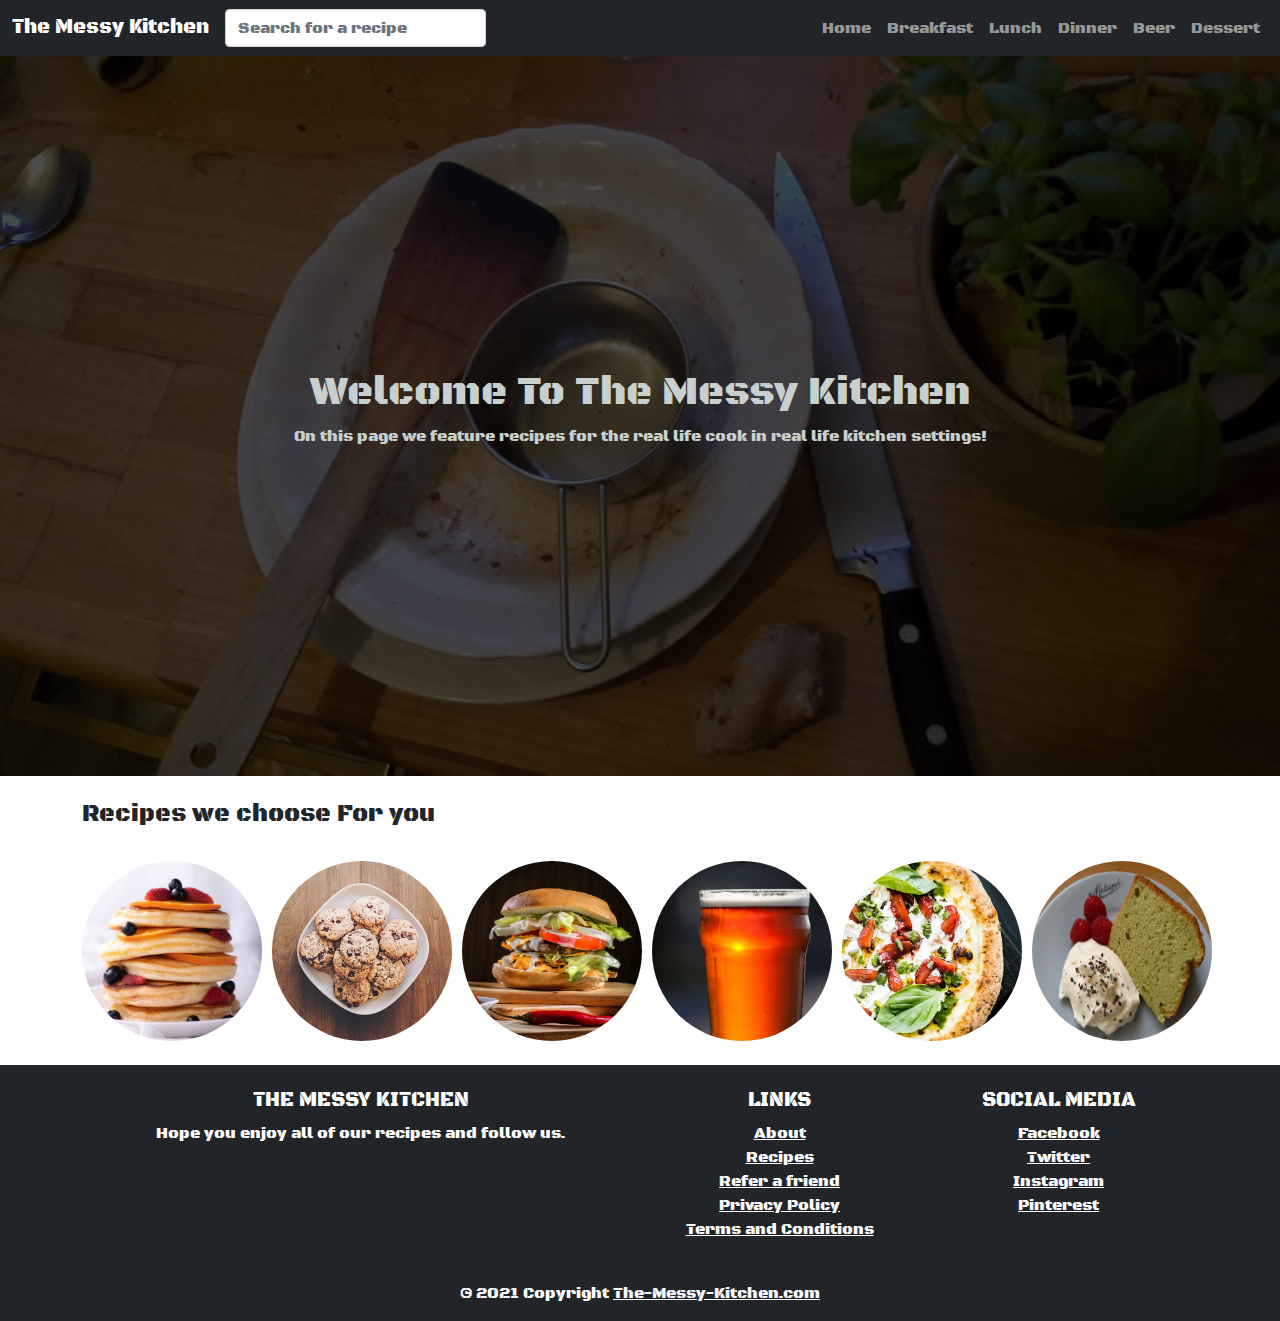
<file: index.html>
<!DOCTYPE html>
<html lang="en">
  <head>
    <meta charset="utf-8" />
    <meta name="viewport" content="width=device-width, initial-scale=1" />
    <link href="./assets/css/bootstrap.min.css" rel="stylesheet" />
    <title>The Messy Kitchen</title>
    <link rel="preconnect" href="https://fonts.gstatic.com" />
    <link
      href="https://fonts.googleapis.com/css2?family=Black+Ops+One&display=swap"
      rel="stylesheet"
    />
    <link rel="stylesheet" href="./assets/css/recipe.css" />
    <link rel="stylesheet" href="./assets/css/style.css" />
  </head>
  <body>
    <header>
      <nav class="navbar navbar-expand-lg navbar-dark bg-dark">
        <div class="container-fluid recipe-step-title">
          <a href="#" class="navbar-brand">The Messy Kitchen</a>
          <div class="collapse navbar-collapse">
            <form class="d-flex">
              <input
                class="form-control me-2"
                type="search"
                placeholder="Search for a recipe"
                aria-label="Search for a recipe"
              />
            </form>
          </div>
          <div class="collapse navbar-collapse text-right">
            <ul class="navbar-nav ms-auto flex-nowrap">
              <li class="nav-item">
                <a href="./index.html" class="nav-link">Home</a>
              </li>
              <li class="nav-item">
                <a href="./second-landing-breakfast.html" class="nav-link"
                  >Breakfast</a
                >
              </li>
              <li class="nav-item">
                <a href="./second-landing-lunch.html" class="nav-link">Lunch</a>
              </li>
              <li class="nav-item">
                <a href="./second-landing-dinner.html" class="nav-link"
                  >Dinner</a
                >
              </li>
              <li class="nav-item">
                <a href="./second-landing-drinks.html" class="nav-link">Beer</a>
              </li>
              <li class="nav-item">
                <a href="./second-landing-desserts.html" class="nav-link"
                  >Dessert</a
                >
              </li>
            </ul>
          </div>
        </div>
      </nav>
    </header>
    <main>
      <!-- <div id="offersCarousel" class="carousel slide" data-ride="carousel">
        <ol class="carousel-indicators">
            <li data-target="#offers" data-slide-to="0" class="active"></li>
            <li data-target="#offers" data-slide-to="1"></li>
            <li data-target="#offers" data-slide-to="2"></li>
        </ol>

        <div class="carousel-inner">
            <div class="carousel-item active">
                <img src="./assets/images/breakfast-oats.jpg" class="d-block w-100" alt="Recipe 1" height="400">
            </div>
            <div class="carousel-item">
                <img src="./assets/images/messy-kitchen-workplace.jpg" class="img-fluid slidepick" alt="Recipe 2">
            </div>
            <div class="carousel-item">
                <img src="./assets/images/Queen's-Cookies.jpg" class="img-fluid slidepick" alt="Recipe 3">
            </div>
        </div>
        <a class="carousel-control-prev" href="#offersCarousel" role="button" data-slide="prev">
            <span class="carousel-control-prev-icon" aria-hidden="true"></span>
            <span class="visually-hidden">Previous</span>
        </a>
        <a class="carousel-control-next" href="#offersCarousel" role="button" data-slide="next">
            <span class="carousel-control-next-icon" aria-hidden="true"></span>
            <span class="visually-hidden">Next</span>
        </a>
    </div> -->
      <!-- landing page -->

      <div class="landing-page">
        <div class="wrapper">
          <div
            class="d-flex flex-column justify-content-center align-items-center text-center h-100"
          >
            <h1 className="display-1 animated zoomIn">
              Welcome To The Messy Kitchen
            </h1>
            <p className="animated zoomIn">
              On this page we feature recipes for the real life cook in real
              life kitchen settings!
            </p>
          </div>
        </div>
      </div>

      <!-- Sections -->
      <div class="container mt-4 mb-4">
        <h4>Recipes we choose For you</h4>
        <br />
        <div class="row">
          <div class="col-sm-2">
            <a href="/pancake.html">
              <img
                class="rounded-circle hover-shadow"
                alt="180x180"
                src="./assets/images/pancakes-square.jpeg"
                height="180"
                width="180"
                data-holder-rendered="true"
              />
            </a>
          </div>

          <div class="col-sm-2">
           <a href="/oatmeal.html">
            <img
            class="rounded-circle hover-shadow"
            alt="180x180"
            src="./assets/images/oatmeal-square.jpeg"
            height="180"
            width="180"
            data-holder-rendered="true"
          />
           </a>
          </div>

          <div class="col-sm-2">
           <a href="/hamburger.html">
            <img
            class="rounded-circle hover-shadow"
            alt="180x180"
            src="./assets/images/hamburger.jpeg"
            height="180"
            width="180"
            data-holder-rendered="true"
          />
           </a>
          </div>

          <div class="col-sm-2">
            <a href="/beer1.html">
                <img
              class="rounded-circle hover-shadow"
              alt="180x180"
              src="./assets/images/beer-square.jpeg"
              height="180"
              width="180"
              data-holder-rendered="true"
            />
            </a>
          </div>

          <div class="col-sm-2">
            <a href="pizza.html">
                <img
              class="rounded-circle hover-shadow"
              alt="180x180"
              src="./assets/images/pizza-square.jpeg"
              height="180"
              width="180"
              data-holder-rendered="true"
            />
            </a>
          </div>
          <div class="col-sm-2">
            <a href="pizza.html">
                <img
              class="rounded-circle hover-shadow"
              alt="180x180"
              src="./assets/images/chiffon-cake.jpg"
              height="180"
              width="180"
              data-holder-rendered="true"
            />
            </a>
          </div>
        </div>
      </div>
    </main>
    <footer class="bg-dark text-white text-center recipe-step-title">
      <div class="container p-4">
        <div class="row">
          <div class="col-lg-6 mb-4 mb-md-0">
            <h5 class="text-uppercase">The Messy Kitchen</h5>
            <p>
              Hope you enjoy all of our recipes and follow us.
            </p>
          </div>
          <div class="col-lg-3 mb-4 mb-md-0">
            <h5 class="text-uppercase">Links</h5>
            <ul class="list-unstyled mb-0">
              <li><a href="#" class="text-white">About</a></li>
              <li><a href="#" class="text-white">Recipes</a></li>
              <li><a href="#" class="text-white">Refer a friend</a></li>
              <li><a href="#" class="text-white">Privacy Policy</a></li>
              <li><a href="#" class="text-white">Terms and Conditions</a></li>
            </ul>
          </div>
          <div class="col-lg-3 mb-4 mb-md-0">
            <h5 class="text-uppercase">Social Media</h5>
            <ul class="list-unstyled mb-0">
              <li>
                <a target="_blank" href=" http://www.facebook.com/" class="text-white"
                  >Facebook</a
                >
              </li>
              <li>
                <a target="_blank" href="https://twitter.com/intent/tweet" class="text-white"
                  >Twitter</a
                >
              </li>
              <li>
                <a target="_blank" href=" http://instagram.com/" class="text-white"
                  >Instagram</a
                >
              </li>
              <li>
                <a target="_blank" href="http://pinterest.com/" class="text-white">Pinterest</a>
              </li>
            </ul>
          </div>
        </div>
      </div>
      <div class="text-center p-3">
        &copy; 2021 Copyright
        <a href="#" class="text-light">The-Messy-Kitchen.com</a>
      </div>
    </footer>
    <script src="./assets/js/bootstrap.min.js"></script>
    <script>
      let offersCarousel = document.querySelector("#offersCarousel");
      let carousel = new bootstrap.Carousel(offersCarousel, {
        interval: 5000,
        slide: true,
        touch: true,
        wrap: false,
      });
    </script>
  </body>
</html>
</file>
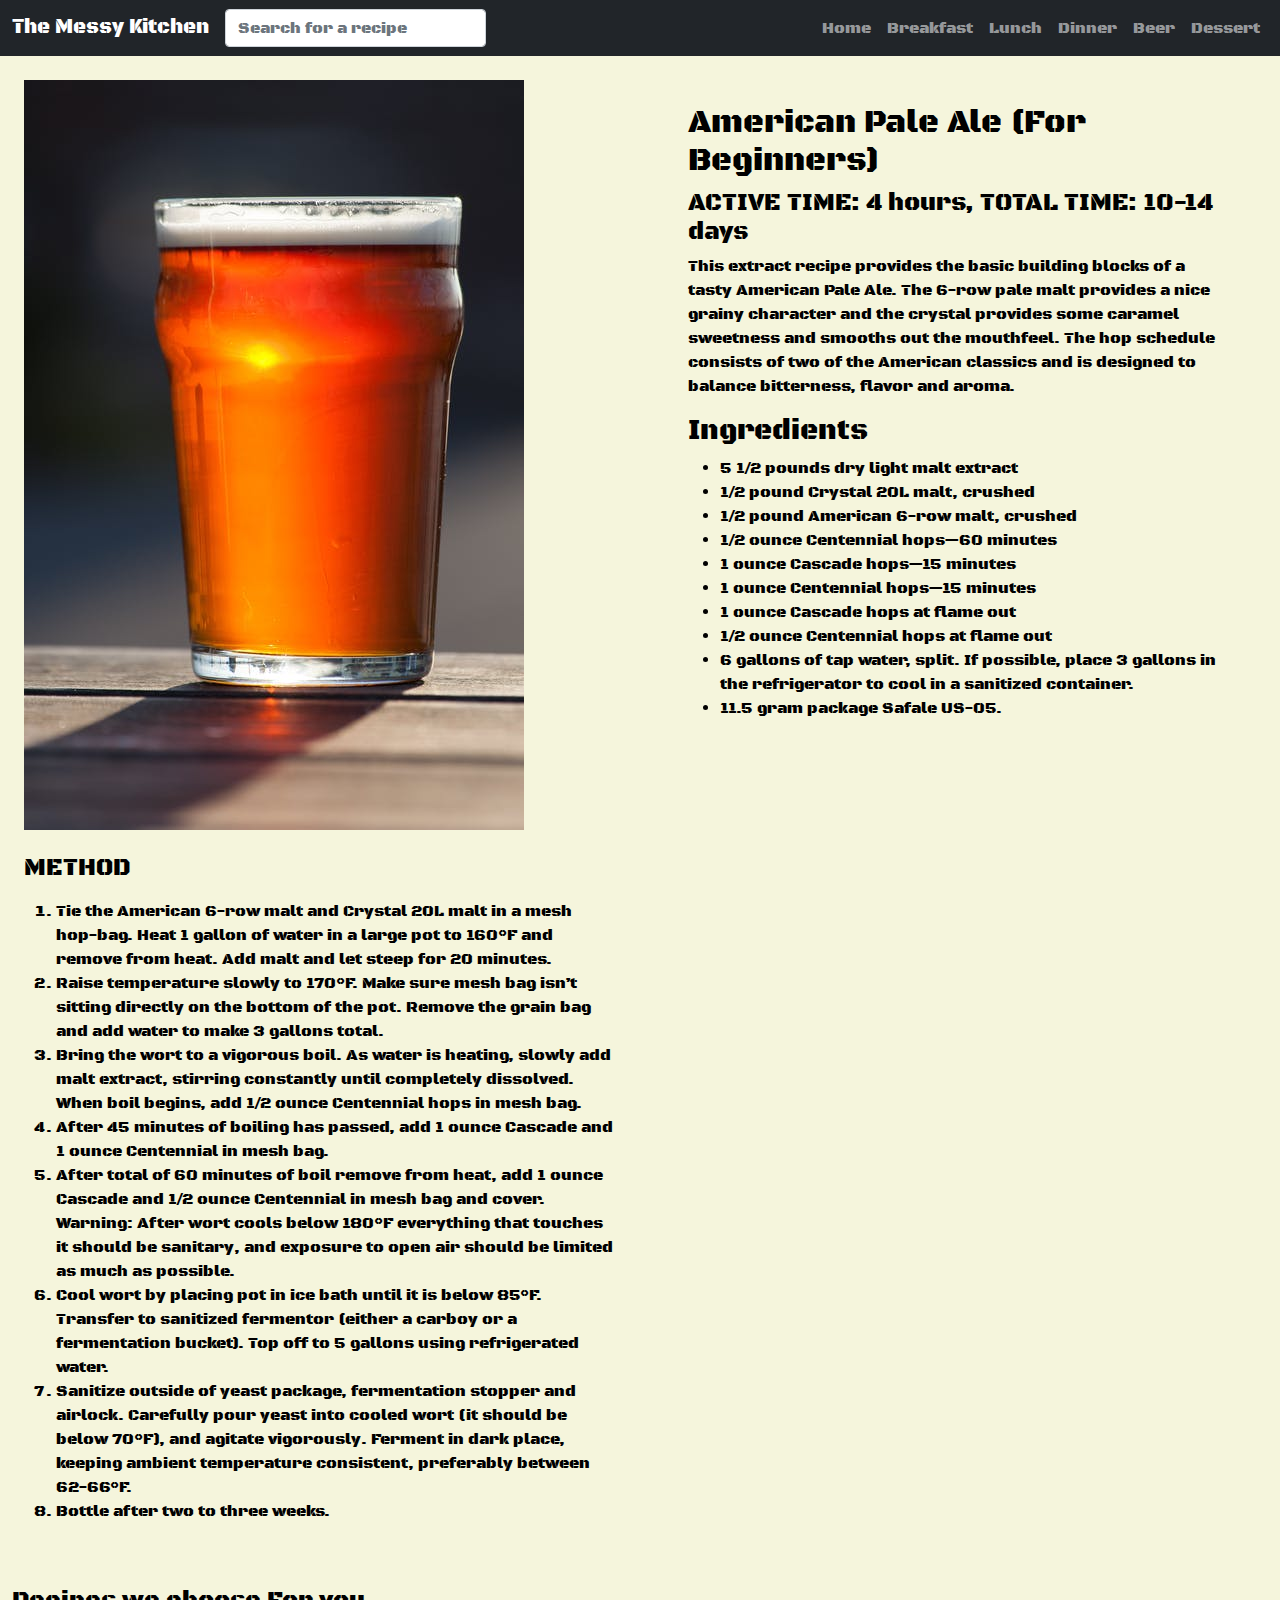
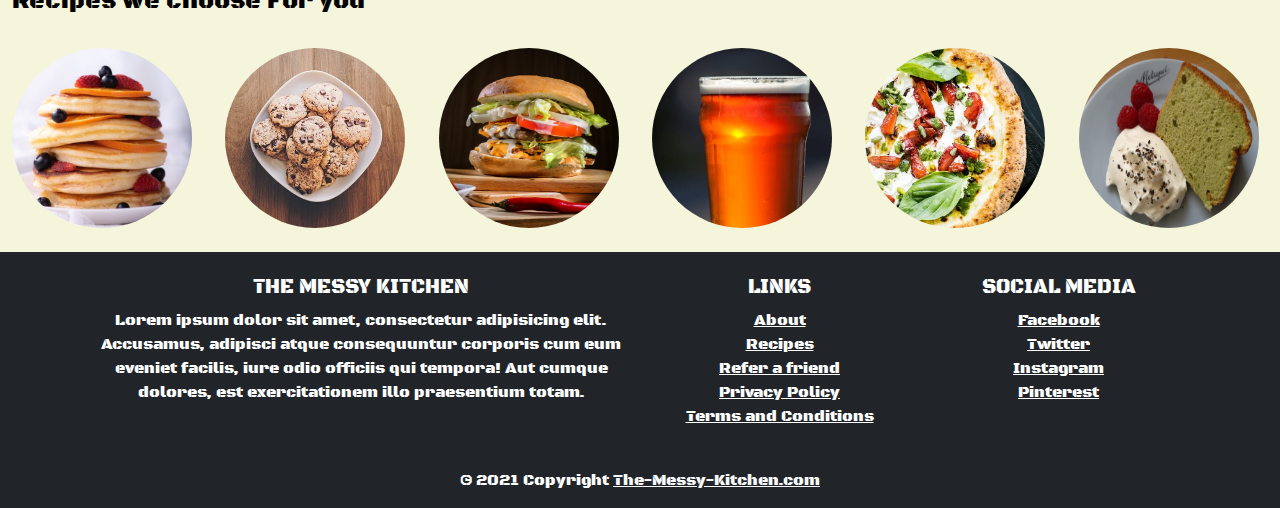
<file: beer1.html>
<!DOCTYPE html>
<html lang="en">
<head>
    <meta charset="UTF-8">
    <meta name="viewport" content="width=device-width, initial-scale=1.0">
    <link href="./assets/css/bootstrap.min.css" rel="stylesheet">
    <title>Beer</title>
    <link rel="preconnect" href="https://fonts.gstatic.com">
<link href="https://fonts.googleapis.com/css2?family=Black+Ops+One&display=swap" rel="stylesheet">
<link rel="stylesheet" href="./assets/css/recipe.css">
</head>
<body>
    <header>
        <nav class="navbar navbar-expand-lg navbar-dark bg-dark">
            <div class="container-fluid recipe-step-title">
                <a href="#" class="navbar-brand">The Messy Kitchen</a>
                <div class="collapse navbar-collapse">
                    <form class="d-flex">
                        <input class="form-control me-2" type="search" placeholder="Search for a recipe" aria-label="Search for a recipe">
                    </form>
                </div>
                <div class="collapse navbar-collapse text-right">
                    <ul class="navbar-nav ms-auto flex-nowrap">
                        <li class="nav-item">
                            <a href="./index.html" class="nav-link">Home</a>
                        </li>
                        <li class="nav-item">
                            <a href="./second-landing-breakfast.html" class="nav-link">Breakfast</a>
                        </li>
                        <li class="nav-item">
                            <a href="./second-landing-lunch.html" class="nav-link">Lunch</a>
                        </li>
                        <li class="nav-item">
                            <a href="./second-landing-dinner.html" class="nav-link">Dinner</a>
                        </li>
                        <li class="nav-item">
                            <a href="./second-landing-drinks.html" class="nav-link">Beer</a>
                        </li>
                        <li class="nav-item">
                            <a href="./second-landing-desserts.html" class="nav-link">Dessert</a>
                        </li>
                    </ul>
                </div>
            </div>
        </nav>
    </header>
        
    <main class="primary">

        <div class="container-fluid recipe-step-title font-weight-light">
            <div class="row">
                <div class="col-md-6 p-4">
                    <img src="./assets/images/beer.jpeg" class=" img-fluid " alt="beer"/>
                    <br>
                    <h4 class="mb-3 mt-4">METHOD</h4>

                  <ol>
                    
                    <li>    Tie the American 6-row malt and Crystal 20L malt in a mesh hop-bag. Heat 1 gallon of water in a large pot to 160°F and remove from heat. Add malt and let steep for 20 minutes.</li>  
                        
                    
                        <li>       Raise temperature slowly to 170°F. Make sure mesh bag isn’t sitting directly on the bottom of the pot. Remove the grain bag and add water to make 3 gallons total.</li>  
                        
                    
                            <li>       Bring the wort to a vigorous boil. As water is heating, slowly add malt extract, stirring constantly until completely dissolved. When boil begins, add 1/2 ounce Centennial hops in mesh bag.</li>  
                        
                
                                <li>           After 45 minutes of boiling has passed, add 1 ounce Cascade and 1 ounce Centennial in mesh bag.</li>  
                        
                
                                    <li>           After total of 60 minutes of boil remove from heat, add 1 ounce Cascade and 1/2 ounce Centennial in mesh bag and cover. Warning: After wort cools below 180°F everything that touches it should be sanitary, and exposure to open air should be limited as much as possible.</li>  
                        
                    
                                        <li>       Cool wort by placing pot in ice bath until it is below 85°F. Transfer to sanitized fermentor (either a carboy or a fermentation bucket). Top off to 5 gallons using refrigerated water.</li>  
                        
                    
                                            <li>       Sanitize outside of yeast package, fermentation stopper and airlock. Carefully pour yeast into cooled wort (it should be below 70°F), and agitate vigorously. Ferment in dark place, keeping ambient temperature consistent, preferably between 62-66°F.</li>  
                        
                        <li>   
                        Bottle after two to three weeks.
                        </li>   
                    
</div>
 </ol>
   

                <div class="col p-5 ">
                    <h2 class="">American Pale Ale (For Beginners) </h2>
                                <h4 class="subheading">ACTIVE TIME:
                                    4 hours,
                                    TOTAL TIME:
                                    10-14 days
                                        </h4>
                <p class="">This extract recipe provides the basic building blocks of a tasty American Pale Ale. The 6-row pale malt provides a nice grainy character and the crystal provides some caramel sweetness and smooths out the mouthfeel. The hop schedule consists of two of the American classics and is designed to balance bitterness, flavor and aroma. </p>
                   
          
                        <h3 class="center">Ingredients</h3>
                      <ul>
            
                        <li>     5 1/2 pounds dry light malt extract</li>  
                            <li>   1/2 pound Crystal 20L malt, crushed</li>  
                                <li> 1/2 pound American 6-row malt, crushed</li>  
                                    <li> 1/2 ounce Centennial hops—60 minutes</li>  
                                        <li>  1 ounce Cascade hops—15 minutes</li>  
                                            <li>   1 ounce Centennial hops—15 minutes</li>  
                                                <li>  1 ounce Cascade hops at flame out</li>  
                                                    <li>  1/2 ounce Centennial hops at flame out</li>  
                                                        <li>  6 gallons of tap water, split. If possible, place 3 gallons in the refrigerator to cool in a sanitized container.</li>  
                                                            <li>       11.5 gram package Safale US-05.</li>  
                      
                    </ul>
                    </div>
                    <!-- <div class="container border 5px black "> 
                        <div class="row-cols-5 align-content-between"></div>
                          <h4>related</h4>
                      
                             <img src="./assets/images/cupcakes1.jpeg" 
                             class="img-fluid rounded-circle" alt="hamburger" 
                             width="150" height="auto"> 
                             <img src="./assets/images/beer.jpeg" 
                             class="img-fluid rounded-circle" alt="hamburger" 
                             width="150" height="auto"> 

                             <img src="./assets/images/pexels-photo-323682.jpeg" 
                             class="img-fluid rounded-circle" alt="hamburger" 
                             width="150" height="auto"> 
                             <img src="./assets/images/pizza.jpeg" 
                             class="img-fluid rounded-circle" alt="hamburger" 
                             width="150" height="auto"> 
                             <img src="./assets/images/sal.jpeg" 
                             class="img-fluid rounded-circle" alt="hamburger" 
                             width="150" height="auto"> 










                            </div> -->


                            <div class="container mt-4 mb-4">
                                <h4>Recipes we choose For you</h4>
                                <br />
                                <div class="row">
                                  <div class="col-sm-2">
                                    <a href="/pancake.html">
                                      <img
                                        class="rounded-circle hover-shadow"
                                        alt="180x180"
                                        src="./assets/images/pancakes-square.jpeg"
                                        height="180"
                                        width="180"
                                        data-holder-rendered="true"
                                      />
                                    </a>
                                  </div>
                        
                                  <div class="col-sm-2">
                                   <a href="/oatmeal.html">
                                    <img
                                    class="rounded-circle hover-shadow"
                                    alt="180x180"
                                    src="./assets/images/oatmeal-square.jpeg"
                                    height="180"
                                    width="180"
                                    data-holder-rendered="true"
                                  />
                                   </a>
                                  </div>
                        
                                  <div class="col-sm-2">
                                   <a href="/hamburger.html">
                                    <img
                                    class="rounded-circle hover-shadow"
                                    alt="180x180"
                                    src="./assets/images/hamburger.jpeg"
                                    height="180"
                                    width="180"
                                    data-holder-rendered="true"
                                  />
                                   </a>
                                  </div>
                        
                                  <div class="col-sm-2">
                                    <a href="/beer1.html">
                                        <img
                                      class="rounded-circle hover-shadow"
                                      alt="180x180"
                                      src="./assets/images/beer-square.jpeg"
                                      height="180"
                                      width="180"
                                      data-holder-rendered="true"
                                    />
                                    </a>
                                  </div>
                        
                                  <div class="col-sm-2">
                                    <a href="pizza.html">
                                        <img
                                      class="rounded-circle hover-shadow"
                                      alt="180x180"
                                      src="./assets/images/pizza-square.jpeg"
                                      height="180"
                                      width="180"
                                      data-holder-rendered="true"
                                    />
                                    </a>
                                  </div>
                                  <div class="col-sm-2">
                                    <a href="pizza.html">
                                        <img
                                      class="rounded-circle hover-shadow"
                                      alt="180x180"
                                      src="./assets/images/chiffon-cake.jpg"
                                      height="180"
                                      width="180"
                                      data-holder-rendered="true"
                                    />
                                    </a>
                                  </div>
                                </div>
                            </div>
    </main>
    <footer class="bg-dark text-white text-center recipe-step-title">
        <div class="container p-4">
            <div class="row">
                <div class="col-lg-6 mb-4 mb-md-0">
                    <h5 class="text-uppercase">The Messy Kitchen</h5>
                    <p>
                        Lorem ipsum dolor sit amet, consectetur adipisicing elit. Accusamus, adipisci atque consequuntur corporis cum eum eveniet facilis, iure odio officiis qui tempora! Aut cumque dolores, est exercitationem illo praesentium totam.
                    </p>
                </div>
                <div class="col-lg-3 mb-4 mb-md-0">
                    <h5 class="text-uppercase">Links</h5>
                    <ul class="list-unstyled mb-0">
                        <li><a href="#" class="text-white">About</a></li>
                        <li><a href="#" class="text-white">Recipes</a></li>
                        <li><a href="#" class="text-white">Refer a friend</a></li>
                        <li><a href="#" class="text-white">Privacy Policy</a></li>
                        <li><a href="#" class="text-white">Terms and Conditions</a></li>
                    </ul>
                </div>
                <div class="col-lg-3 mb-4 mb-md-0">
                    <h5 class="text-uppercase">Social Media</h5>
                    <ul class="list-unstyled mb-0">
                        <li><a target="_blank" href=" http://www.facebook.com/" class="text-white">Facebook</a></li>
                        <li><a target="_blank"href="https://twitter.com/intent/tweet" class="text-white">Twitter</a></li>
                        <li><a target="_blank"href=" http://instagram.com/" class="text-white">Instagram</a></li>
                        <li><a target="_blank"href="http://pinterest.com/" class="text-white">Pinterest</a></li>
                    </ul>
                </div>
            </div>
        </div>
        <div class="text-center p-3">
            &copy; 2021 Copyright
            <a href="#" class="text-light">The-Messy-Kitchen.com</a>
        </div>
    </footer>
    <script src="./assets/js/bootstrap.min.js"></script>
</body>
</html>
</file>
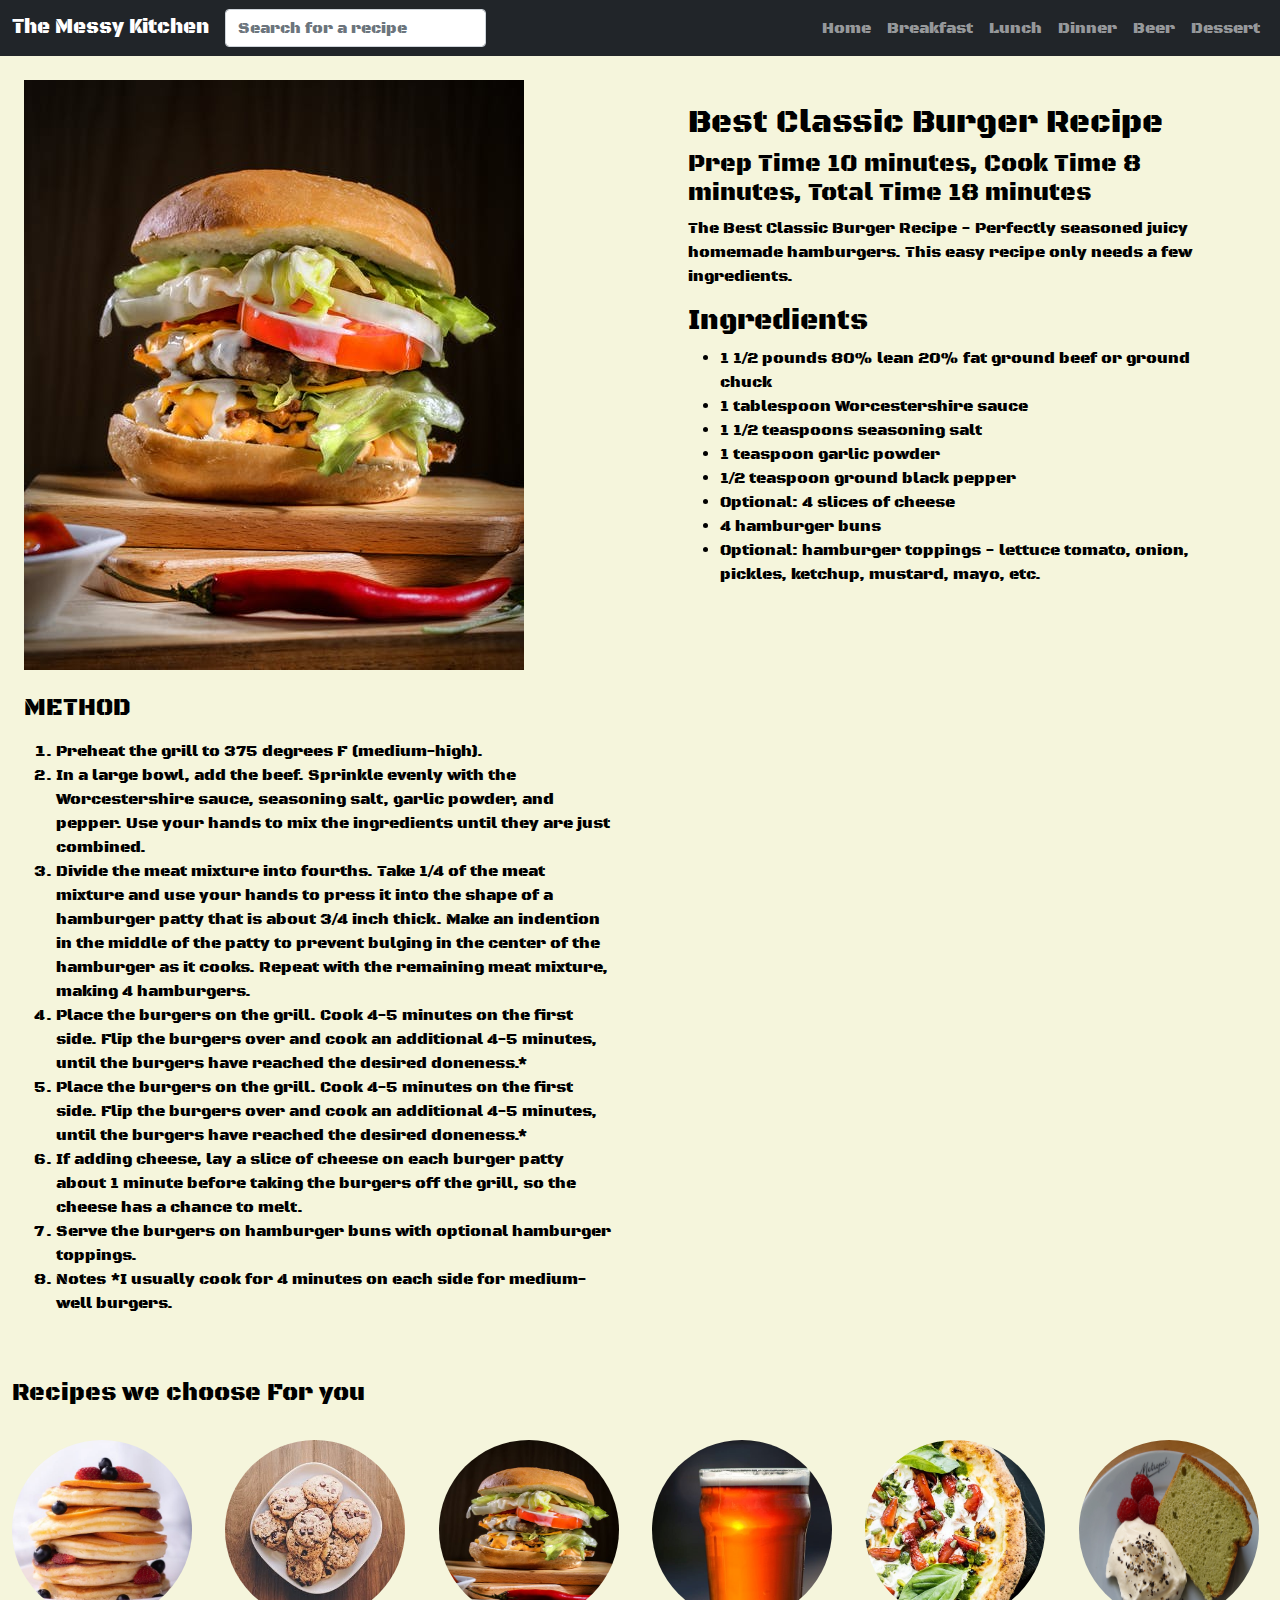
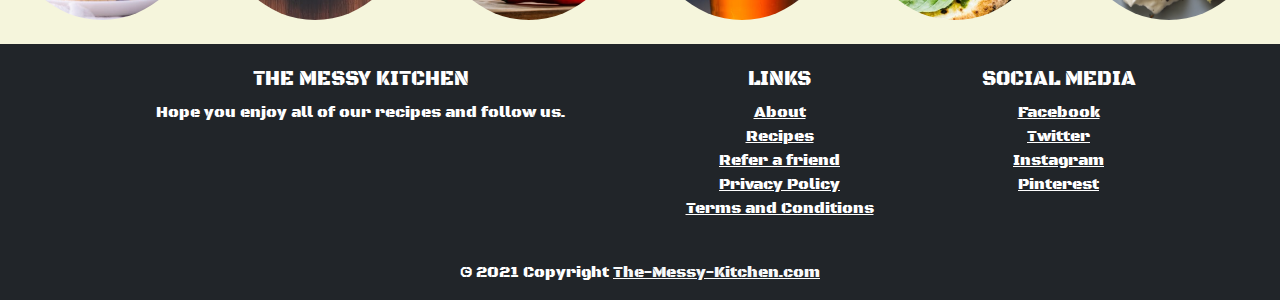
<file: hamburger.html>
<!DOCTYPE html>
<html lang="en">
<head>
    <meta charset="UTF-8">
    <meta name="viewport" content="width=device-width, initial-scale=1.0">
    <link href="./assets/css/bootstrap.min.css" rel="stylesheet">
    <title>Hamburger</title>
    <link rel="preconnect" href="https://fonts.gstatic.com">
<link href="https://fonts.googleapis.com/css2?family=Black+Ops+One&display=swap" rel="stylesheet">
<link rel="stylesheet" href="./assets/css/recipe.css">
</head>
<body>
    <header>
        <nav class="navbar navbar-expand-lg navbar-dark bg-dark">
            <div class="container-fluid recipe-step-title">
                <a href="#" class="navbar-brand">The Messy Kitchen</a>
                <div class="collapse navbar-collapse">
                    <form class="d-flex">
                        <input class="form-control me-2" type="search" placeholder="Search for a recipe" aria-label="Search for a recipe">
                    </form>
                </div>
                <div class="collapse navbar-collapse text-right">
                    <ul class="navbar-nav ms-auto flex-nowrap">
                        <li class="nav-item">
                            <a href="./index.html" class="nav-link">Home</a>
                        </li>
                        <li class="nav-item">
                            <a href="./second-landing-breakfast.html" class="nav-link">Breakfast</a>
                        </li>
                        <li class="nav-item">
                            <a href="./second-landing-lunch.html" class="nav-link">Lunch</a>
                        </li>
                        <li class="nav-item">
                            <a href="./second-landing-dinner.html" class="nav-link">Dinner</a>
                        </li>
                        <li class="nav-item">
                            <a href="./second-landing-drinks.html" class="nav-link">Beer</a>
                        </li>
                        <li class="nav-item">
                            <a href="./second-landing-desserts.html" class="nav-link">Dessert</a>
                        </li>
                    </ul>
                </div>
            </div>
        </nav>
    </header>
        
    <main class="primary">

        <div class="container-fluid recipe-step-title font-weight-light">
            <div class="row">
                <div class="col-md-6 p-4">
                    <img src="./assets/images/hamburger.jpeg" class=" img-fluid " alt="pancakes"/>
                    <br>
                    <h4 class="mb-3 mt-4" >METHOD</h4>

                  <ol>
                    <li>   Preheat the grill to 375 degrees F (medium-high). </li>  
                        <li>  In a large bowl, add the beef. Sprinkle evenly with the Worcestershire sauce, seasoning salt, garlic powder, and pepper. Use your hands to mix the ingredients until they are just combined. </li>  
                            <li> Divide the meat mixture into fourths. Take 1/4 of the meat mixture and use your hands to press it into the shape of a hamburger patty that is about 3/4 inch thick. Make an indention in the middle of the patty to prevent bulging in the center of the hamburger as it cooks. Repeat with the remaining meat mixture, making 4 hamburgers. </li>  
                                <li>    Place the burgers on the grill. Cook 4-5 minutes on the first side. Flip the burgers over and cook an additional 4-5 minutes, until the burgers have reached the desired doneness.* </li>  
                                    <li>    Place the burgers on the grill. Cook 4-5 minutes on the first side. Flip the burgers over and cook an additional 4-5 minutes, until the burgers have reached the desired doneness.* </li>  
                                        <li>  If adding cheese, lay a slice of cheese on each burger patty about 1 minute before taking the burgers off the grill, so the cheese has a chance to melt. </li>  
                                            <li>   Serve the burgers on hamburger buns with optional hamburger toppings. </li>  
                                                <li>    Notes
                        *I usually cook for 4 minutes on each side for medium-well burgers.
                        </li>   
                    
</div>
 </ol>
   

                <div class="col p-5 ">
                    <h2 class="">Best Classic Burger Recipe</h2>
                                <h4 class="subheading">Prep Time
                                    10 minutes,
                                    Cook Time
                                    8 minutes,
                                    Total Time
                                    18 minutes</h4>
                <p class="">The Best Classic Burger Recipe - Perfectly seasoned juicy homemade hamburgers.  This easy recipe only needs a few ingredients.</p>
                   
          
                        <h3 class="center">Ingredients</h3>
                      <ul>
            
                        <li>     1 1/2 pounds 80% lean 20% fat ground beef or ground chuck</li>  
                        <li>         1 tablespoon Worcestershire sauce</li>  
         <li>                 1 1/2 teaspoons seasoning salt</li>  
         <li>       1 teaspoon garlic powder</li>  
         <li>       1/2 teaspoon ground black pepper</li>  
         <li>        Optional: 4 slices of cheese</li>  
         <li>         4 hamburger buns</li>  
         <li>         Optional: hamburger toppings - lettuce tomato, onion, pickles, ketchup, mustard, mayo, etc.</li>  
                      
                    </ul>
                    </div>
                    <!-- <div class="container border 5px black "> 
                        <div class="row-cols-5 align-content-between"></div>
                          <h4>related</h4>
                      
                             <img src="./assets/images/cupcakes1.jpeg" 
                             class="img-fluid rounded-circle" alt="hamburger" 
                             width="150" height="auto"> 
                             <img src="./assets/images/beer.jpeg" 
                             class="img-fluid rounded-circle" alt="hamburger" 
                             width="150" height="auto"> 

                             <img src="./assets/images/pexels-photo-323682.jpeg" 
                             class="img-fluid rounded-circle" alt="hamburger" 
                             width="150" height="auto"> 
                             <img src="./assets/images/pizza.jpeg" 
                             class="img-fluid rounded-circle" alt="hamburger" 
                             width="150" height="auto"> 
                             <img src="./assets/images/sal.jpeg" 
                             class="img-fluid rounded-circle" alt="hamburger" 
                             width="150" height="auto"> 










                            </div> -->




                            <div class="container mt-4 mb-4">
                                <h4>Recipes we choose For you</h4>
                                <br />
                                <div class="row">
                                  <div class="col-sm-2">
                                    <a href="/pancake.html">
                                      <img
                                        class="rounded-circle hover-shadow"
                                        alt="180x180"
                                        src="./assets/images/pancakes-square.jpeg"
                                        height="180"
                                        width="180"
                                        data-holder-rendered="true"
                                      />
                                    </a>
                                  </div>
                        
                                  <div class="col-sm-2">
                                   <a href="/oatmeal.html">
                                    <img
                                    class="rounded-circle hover-shadow"
                                    alt="180x180"
                                    src="./assets/images/oatmeal-square.jpeg"
                                    height="180"
                                    width="180"
                                    data-holder-rendered="true"
                                  />
                                   </a>
                                  </div>
                        
                                  <div class="col-sm-2">
                                   <a href="/hamburger.html">
                                    <img
                                    class="rounded-circle hover-shadow"
                                    alt="180x180"
                                    src="./assets/images/hamburger.jpeg"
                                    height="180"
                                    width="180"
                                    data-holder-rendered="true"
                                  />
                                   </a>
                                  </div>
                        
                                  <div class="col-sm-2">
                                    <a href="/beer1.html">
                                        <img
                                      class="rounded-circle hover-shadow"
                                      alt="180x180"
                                      src="./assets/images/beer-square.jpeg"
                                      height="180"
                                      width="180"
                                      data-holder-rendered="true"
                                    />
                                    </a>
                                  </div>
                        
                                  <div class="col-sm-2">
                                    <a href="pizza.html">
                                        <img
                                      class="rounded-circle hover-shadow"
                                      alt="180x180"
                                      src="./assets/images/pizza-square.jpeg"
                                      height="180"
                                      width="180"
                                      data-holder-rendered="true"
                                    />
                                    </a>
                                  </div>
                                  <div class="col-sm-2">
                                    <a href="pizza.html">
                                        <img
                                      class="rounded-circle hover-shadow"
                                      alt="180x180"
                                      src="./assets/images/chiffon-cake.jpg"
                                      height="180"
                                      width="180"
                                      data-holder-rendered="true"
                                    />
                                    </a>
                                  </div>
                                </div>
                            </div>
        
    </main>
    <footer class="bg-dark text-white text-center recipe-step-title">
        <div class="container p-4">
            <div class="row">
                <div class="col-lg-6 mb-4 mb-md-0">
                    <h5 class="text-uppercase">The Messy Kitchen</h5>
                    <p>
                        Hope you enjoy all of our recipes and follow us.
                    </p>
                </div>
                <div class="col-lg-3 mb-4 mb-md-0">
                    <h5 class="text-uppercase">Links</h5>
                    <ul class="list-unstyled mb-0">
                        <li><a href="#" class="text-white">About</a></li>
                        <li><a href="#" class="text-white">Recipes</a></li>
                        <li><a href="#" class="text-white">Refer a friend</a></li>
                        <li><a href="#" class="text-white">Privacy Policy</a></li>
                        <li><a href="#" class="text-white">Terms and Conditions</a></li>
                    </ul>
                </div>
                <div class="col-lg-3 mb-4 mb-md-0">
                    <h5 class="text-uppercase">Social Media</h5>
                    <ul class="list-unstyled mb-0">
                        <li><a target="_blank"href=" http://www.facebook.com/" class="text-white">Facebook</a></li>
                        <li><a target="_blank"href="https://twitter.com/intent/tweet" class="text-white">Twitter</a></li>
                        <li><a target="_blank"href=" http://instagram.com/" class="text-white">Instagram</a></li>
                        <li><a target="_blank"href="http://pinterest.com/" class="text-white">Pinterest</a></li>
                    </ul>
                </div>
            </div>
        </div>
        <div class="text-center p-3">
            &copy; 2021 Copyright
            <a href="#" class="text-light">The-Messy-Kitchen.com</a>
        </div>
    </footer>
    <script src="./assets/js/bootstrap.min.js"></script>
</body>
</html>
</file>
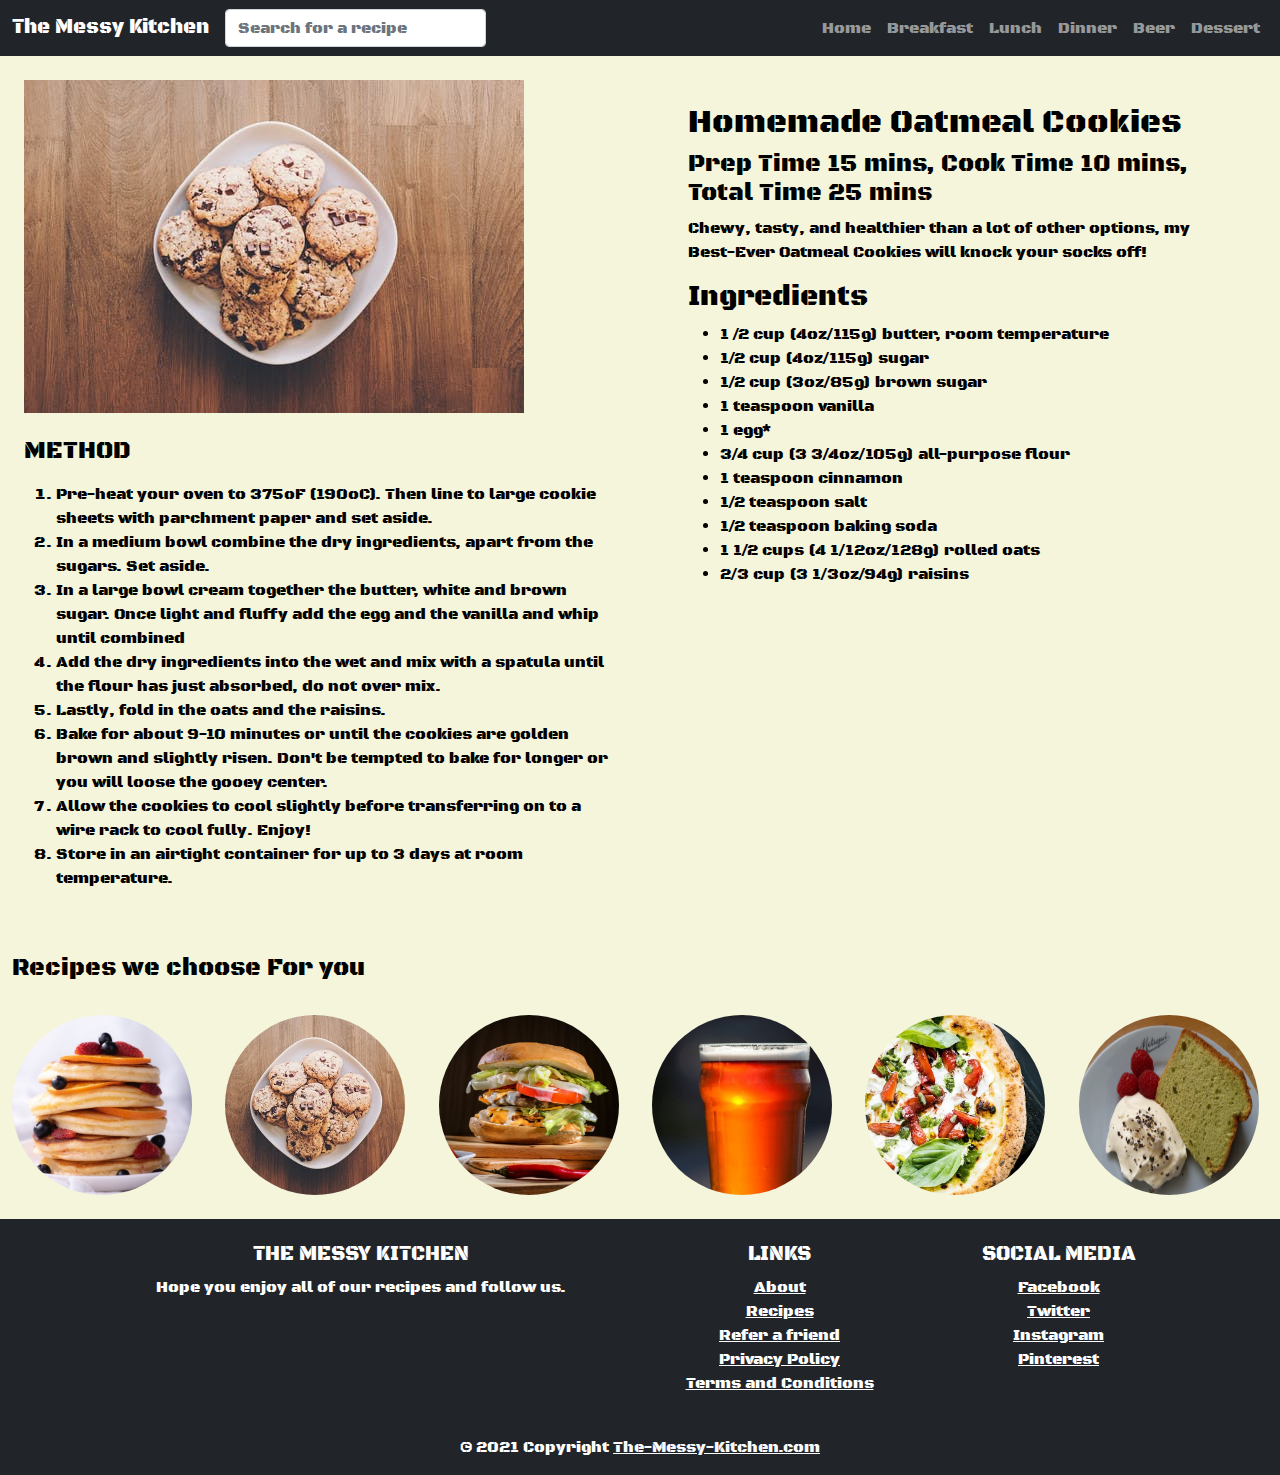
<file: oatmeal.html>
<!DOCTYPE html>
<html lang="en">
<head>
    <meta charset="UTF-8">
    <meta name="viewport" content="width=device-width, initial-scale=1.0">
    <link href="./assets/css/bootstrap.min.css" rel="stylesheet">
    <title>Oatmeal Cookies</title>
    <link rel="preconnect" href="https://fonts.gstatic.com">
<link href="https://fonts.googleapis.com/css2?family=Black+Ops+One&display=swap" rel="stylesheet">
<link rel="stylesheet" href="./assets/css/recipe.css">
<head>
    <meta charset="UTF-8">
    <meta name="viewport" content="width=device-width, initial-scale=1.0">
    <link href="./assets/css/bootstrap.min.css" rel="stylesheet">
    <title>Pizza</title>
    <link rel="preconnect" href="https://fonts.gstatic.com">
<link href="https://fonts.googleapis.com/css2?family=Black+Ops+One&display=swap" rel="stylesheet">
<link rel="stylesheet" href="./assets/css/recipe.css">
</head>
<body>
    <header>
        <nav class="navbar navbar-expand-lg navbar-dark bg-dark">
            <div class="container-fluid recipe-step-title">
                <a href="#" class="navbar-brand">The Messy Kitchen</a>
                <div class="collapse navbar-collapse">
                    <form class="d-flex">
                        <input class="form-control me-2" type="search" placeholder="Search for a recipe" aria-label="Search for a recipe">
                    </form>
                </div>
                <div class="collapse navbar-collapse text-right">
                    <ul class="navbar-nav ms-auto flex-nowrap">
                        <li class="nav-item">
                            <a href="./index.html" class="nav-link">Home</a>
                        </li>
                        <li class="nav-item">
                            <a href="./second-landing-breakfast.html" class="nav-link">Breakfast</a>
                        </li>
                        <li class="nav-item">
                            <a href="./second-landing-lunch.html" class="nav-link">Lunch</a>
                        </li>
                        <li class="nav-item">
                            <a href="./second-landing-dinner.html" class="nav-link">Dinner</a>
                        </li>
                        <li class="nav-item">
                            <a href="./second-landing-drinks.html" class="nav-link">Beer</a>
                        </li>
                        <li class="nav-item">
                            <a href="./second-landing-desserts.html" class="nav-link">Dessert</a>
                        </li>
                    </ul>
                </div>
            </div>
        </nav>
    </header>
        
        
    <main class="primary">

        <div class="container-fluid recipe-step-title font-weight-light">
            <div class="row">
                <div class="col-md-6 p-4">
                    <img src="./assets/images/oatmeal.jpeg" class=" img-fluid" alt="cookies"/>
                    <br>
                    <h4 class="mb-3 mt-4">METHOD</h4>

                  <ol>
<li> Pre-heat your oven to 375oF (190oC). Then line to large cookie sheets with parchment paper and set aside. </li> 
    <li>  In a medium bowl combine the dry ingredients, apart from the sugars. Set aside.</li>
    <li>   In a large bowl cream together the butter, white and brown sugar. Once light and fluffy add the egg and the vanilla and whip until combined</li>
    <li>   Add the dry ingredients into the wet and mix with a spatula until the flour has just absorbed, do not over mix.</li>
    <li>  Lastly, fold in the oats and the raisins. </li>
   
    <li> Bake for about 9-10 minutes or until the cookies are golden brown and slightly risen. Don't be tempted to bake for longer or you will loose the gooey center. </li>
    
  <li> Allow the cookies to cool slightly before transferring on to a wire rack to cool fully. Enjoy!</li>
    <li> Store in an airtight container for up to 3 days at room temperature. </li>

</div>
 </ol>
   

                <div class="col p-5 ">
                    <h2 class="">Homemade Oatmeal Cookies</h2>
                                <h4 class="subheading">Prep Time
                                    15 mins,
                                    Cook Time
                                    10 mins,
                                    Total Time
                                    25 mins</h4>
                <p class="">Chewy, tasty, and healthier than a lot of other options, my Best-Ever Oatmeal Cookies will knock your socks off!</p>
                   
                        <h3 class="center ">Ingredients</h3>
                      <ul>
                  
       <li> 1 /2 cup (4oz/115g) butter, room temperature</li>    
        <li>    1/2 cup (4oz/115g) sugar</li>    
            <li>    1/2 cup (3oz/85g) brown sugar</li>    
                <li>       1 teaspoon vanilla</li>    
                    <li>       1 egg*</li>    
                        <li>   3/4 cup (3 3/4oz/105g) all-purpose flour</li>    
                            <li>   1 teaspoon cinnamon</li>    
                                <li>   1/2 teaspoon salt</li>    
                                    <li>    1/2 teaspoon baking soda</li>    
                                        <li>   1 1/2 cups (4 1/12oz/128g) rolled oats</li>    
                                            <li>    2/3 cup (3 1/3oz/94g) raisins</li>    
                      
                    </ul>
                    </div>
                    <!-- <div class="container border 5px black "> 
                        <div class="row-cols-5 align-content-between"></div>
                          <h4>related</h4>
                      
                             <img src="./assets/images/cupcakes1.jpeg" 
                             class="img-fluid rounded-circle" alt="hamburger" 
                             width="150" height="auto"> 
                             <img src="./assets/images/beer.jpeg" 
                             class="img-fluid rounded-circle" alt="hamburger" 
                             width="150" height="auto"> 

                             <img src="./assets/images/pexels-photo-323682.jpeg" 
                             class="img-fluid rounded-circle" alt="hamburger" 
                             width="150" height="auto"> 
                             <img src="./assets/images/pizza.jpeg" 
                             class="img-fluid rounded-circle" alt="hamburger" 
                             width="150" height="auto"> 
                             <img src="./assets/images/sal.jpeg" 
                             class="img-fluid rounded-circle" alt="hamburger" 
                             width="150" height="auto"> 










                            </div> -->

                            <div class="container mt-4 mb-4">
                                <h4>Recipes we choose For you</h4>
                                <br />
                                <div class="row">
                                  <div class="col-sm-2">
                                    <a href="/pancake.html">
                                      <img
                                        class="rounded-circle hover-shadow"
                                        alt="180x180"
                                        src="./assets/images/pancakes-square.jpeg"
                                        height="180"
                                        width="180"
                                        data-holder-rendered="true"
                                      />
                                    </a>
                                  </div>
                        
                                  <div class="col-sm-2">
                                   <a href="/oatmeal.html">
                                    <img
                                    class="rounded-circle hover-shadow"
                                    alt="180x180"
                                    src="./assets/images/oatmeal-square.jpeg"
                                    height="180"
                                    width="180"
                                    data-holder-rendered="true"
                                  />
                                   </a>
                                  </div>
                        
                                  <div class="col-sm-2">
                                   <a href="/hamburger.html">
                                    <img
                                    class="rounded-circle hover-shadow"
                                    alt="180x180"
                                    src="./assets/images/hamburger.jpeg"
                                    height="180"
                                    width="180"
                                    data-holder-rendered="true"
                                  />
                                   </a>
                                  </div>
                        
                                  <div class="col-sm-2">
                                    <a href="/beer1.html">
                                        <img
                                      class="rounded-circle hover-shadow"
                                      alt="180x180"
                                      src="./assets/images/beer-square.jpeg"
                                      height="180"
                                      width="180"
                                      data-holder-rendered="true"
                                    />
                                    </a>
                                  </div>
                        
                                  <div class="col-sm-2">
                                    <a href="pizza.html">
                                        <img
                                      class="rounded-circle hover-shadow"
                                      alt="180x180"
                                      src="./assets/images/pizza-square.jpeg"
                                      height="180"
                                      width="180"
                                      data-holder-rendered="true"
                                    />
                                    </a>
                                  </div>
                                  <div class="col-sm-2">
                                    <a href="pizza.html">
                                        <img
                                      class="rounded-circle hover-shadow"
                                      alt="180x180"
                                      src="./assets/images/chiffon-cake.jpg"
                                      height="180"
                                      width="180"
                                      data-holder-rendered="true"
                                    />
                                    </a>
                                  </div>
                                </div>
                            </div>

        
    </main>
    <footer class="bg-dark text-white text-center recipe-step-title">
        <div class="container p-4">
            <div class="row">
                <div class="col-lg-6 mb-4 mb-md-0">
                    <h5 class="text-uppercase">The Messy Kitchen</h5>
                    <p>
                        Hope you enjoy all of our recipes and follow us.
                    </p>
                </div>
                <div class="col-lg-3 mb-4 mb-md-0">
                    <h5 class="text-uppercase">Links</h5>
                    <ul class="list-unstyled mb-0">
                        <li><a href="#" class="text-white">About</a></li>
                        <li><a href="#" class="text-white">Recipes</a></li>
                        <li><a href="#" class="text-white">Refer a friend</a></li>
                        <li><a href="#" class="text-white">Privacy Policy</a></li>
                        <li><a href="#" class="text-white">Terms and Conditions</a></li>
                    </ul>
                </div>
                <div class="col-lg-3 mb-4 mb-md-0">
                    <h5 class="text-uppercase">Social Media</h5>
                    <ul class="list-unstyled mb-0">
                        <li><a target="_blank"href=" http://www.facebook.com/" class="text-white">Facebook</a></li>
                        <li><a target="_blank"href="https://twitter.com/intent/tweet" class="text-white">Twitter</a></li>
                        <li><a target="_blank"href=" http://instagram.com/" class="text-white">Instagram</a></li>
                        <li><a target="_blank"href="http://pinterest.com/" class="text-white">Pinterest</a></li>
                    </ul>
                </div>
            </div>
        </div>
        <div class="text-center p-3">
            &copy; 2021 Copyright
            <a href="#" class="text-light">The-Messy-Kitchen.com</a>
        </div>
    </footer>
    <script src="./assets/js/bootstrap.min.js"></script>
</body>
</html>
</file>
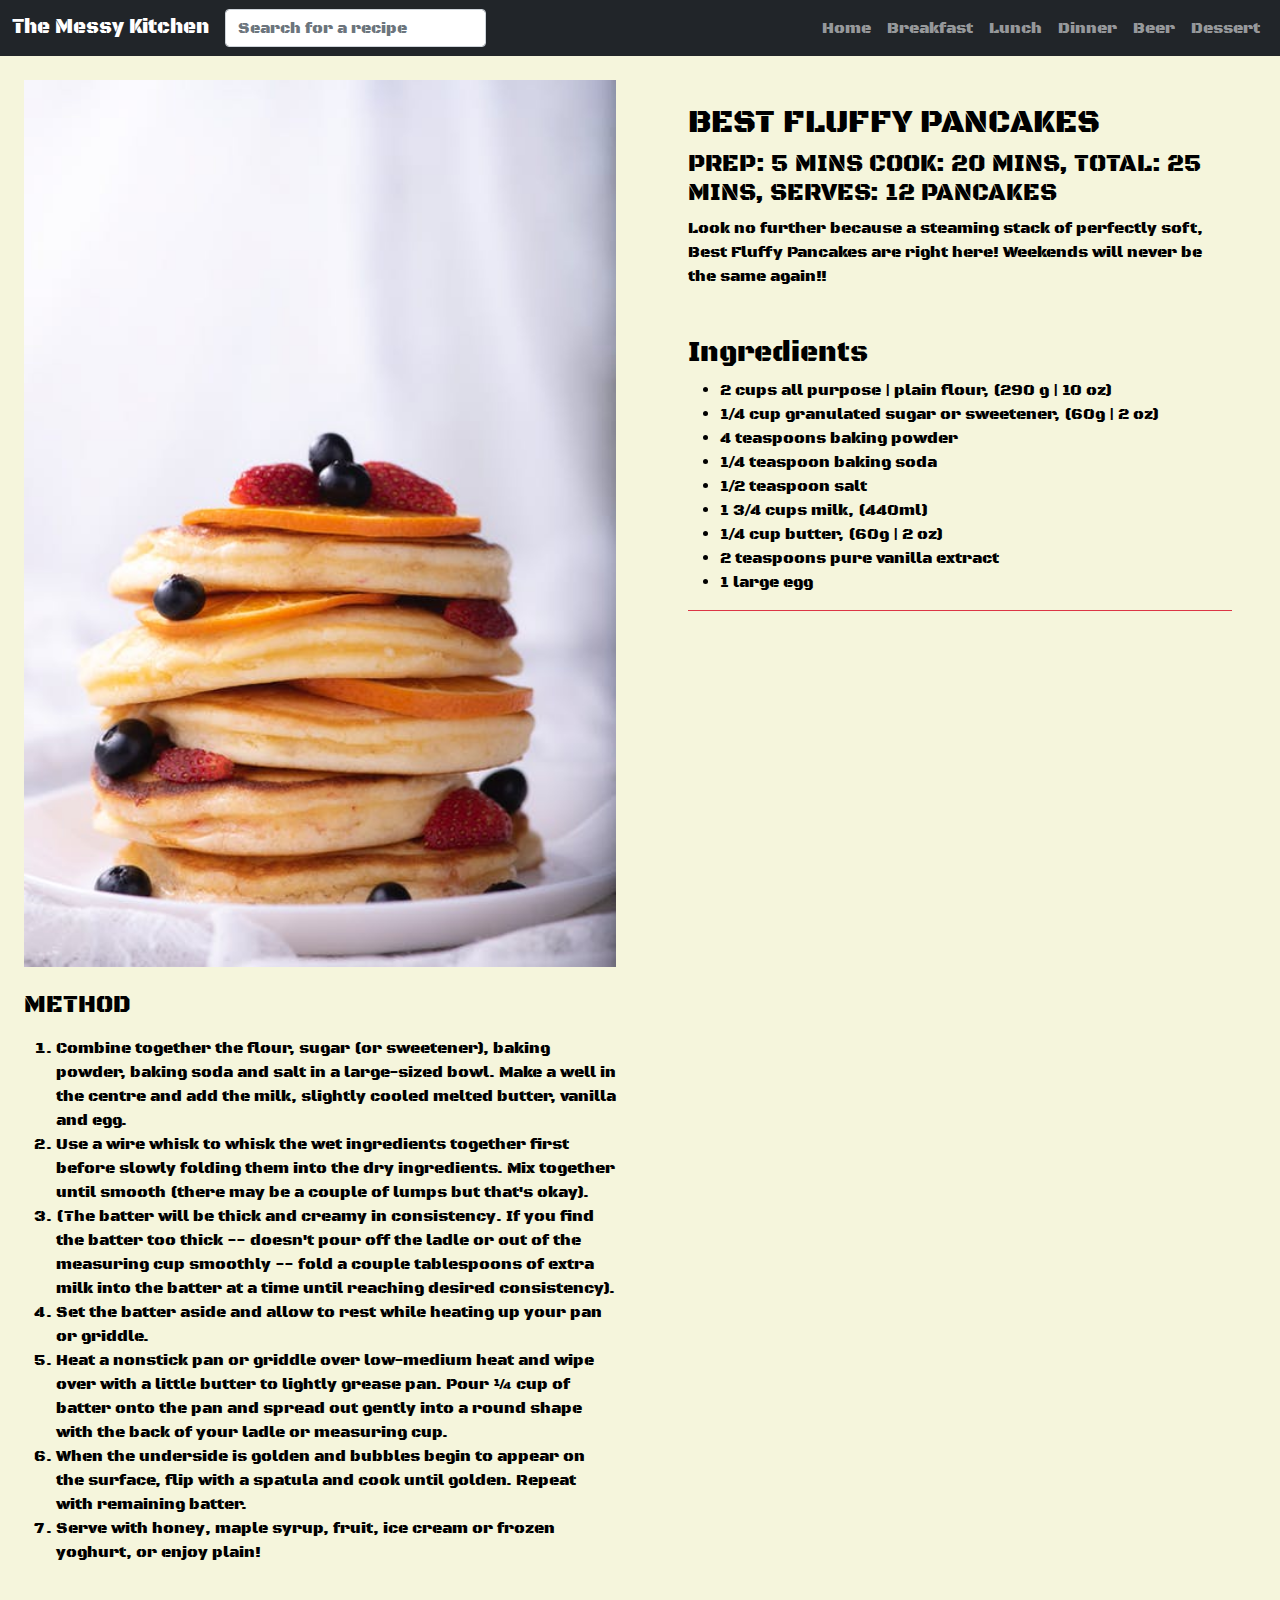
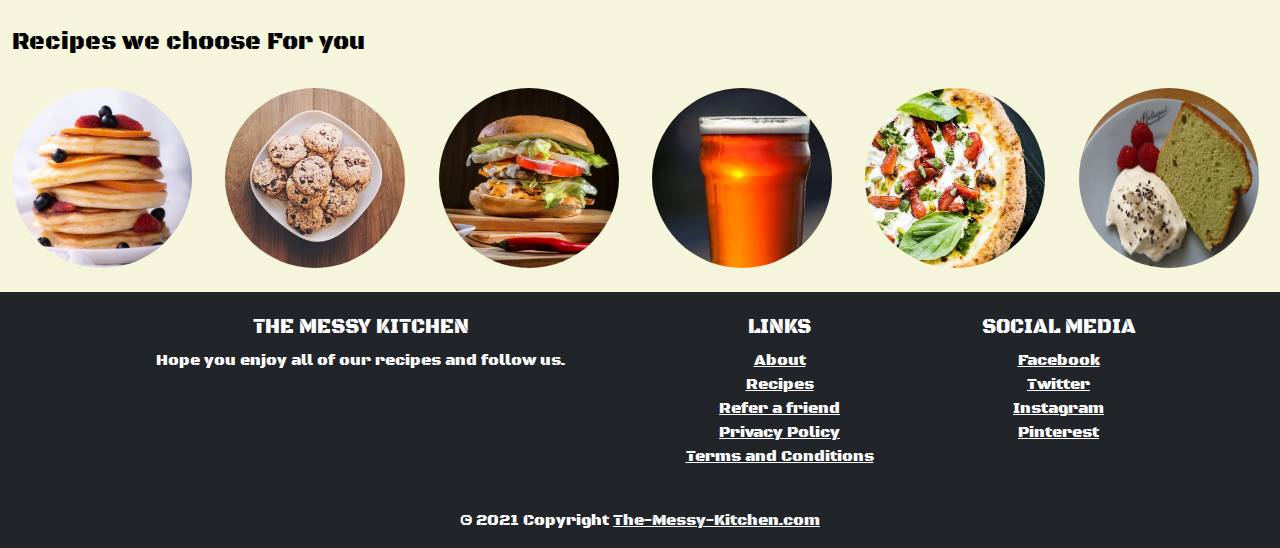
<file: pancake.html>
<!DOCTYPE html>
<html lang="en">
<head>
    <meta charset="UTF-8">
    <meta name="viewport" content="width=device-width, initial-scale=1.0">
    <link href="./assets/css/bootstrap.min.css" rel="stylesheet">
    <title>Pancakes</title>
    <link rel="preconnect" href="https://fonts.gstatic.com">
<link href="https://fonts.googleapis.com/css2?family=Black+Ops+One&display=swap" rel="stylesheet">
<link rel="stylesheet" href="./assets/css/recipe.css">
</head>
<body>
    <header>
        <nav class="navbar navbar-expand-lg navbar-dark bg-dark">
            <div class="container-fluid recipe-step-title ">
                <a href="#" class="navbar-brand">The Messy Kitchen</a>
                <div class="collapse navbar-collapse">
                    <form class="d-flex">
                        <input class="form-control me-2" type="search" placeholder="Search for a recipe" aria-label="Search for a recipe">
                    </form>
                </div>
                <div class="collapse navbar-collapse text-right">
                    <ul class="navbar-nav ms-auto flex-nowrap">
                        <li class="nav-item">
                            <a href="./index.html" class="nav-link">Home</a>
                        </li>
                        <li class="nav-item">
                            <a href="./second-landing-breakfast.html" class="nav-link">Breakfast</a>
                        </li>
                        <li class="nav-item">
                            <a href="./second-landing-lunch.html" class="nav-link">Lunch</a>
                        </li>
                        <li class="nav-item">
                            <a href="./second-landing-dinner.html" class="nav-link">Dinner</a>
                        </li>
                        <li class="nav-item">
                            <a href="./second-landing-drinks.html" class="nav-link">Beer</a>
                        </li>
                        <li class="nav-item">
                            <a href="./second-landing-desserts.html" class="nav-link">Dessert</a>
                        </li>
                    </ul>
                </div>
            </div>
        </nav>
    </header>
    <main class="primary ">
        <div class="container-fluid recipe-step-title font-weight-light">
            <div class="row">
                <div class="col-md-6 p-4 ">
                    <img src="./assets/images/pancakes.jpeg" class=" img-fluid imgsize " alt="pancakes" />
                    <br  >
                    <h4 class="mb-3 mt-4">METHOD</h4>

                  <ol>
                    <li>    Combine together the flour, sugar (or sweetener), baking powder, baking soda and salt in a large-sized bowl. Make a well in the centre and add the milk, slightly cooled melted butter, vanilla and egg.</li>   
                    <li>     Use a wire whisk to whisk the wet ingredients together first before slowly folding them into the dry ingredients. Mix together until smooth (there may be a couple of lumps but that's okay).</li>   
                    <li>    (The batter will be thick and creamy in consistency. If you find the batter too thick -- doesn't pour off the ladle or out of the measuring cup smoothly -- fold a couple tablespoons of extra milk into the batter at a time until reaching desired consistency).</li>   
                    <li>    Set the batter aside and allow to rest while heating up your pan or griddle. </li>   
                    <li>   Heat a nonstick pan or griddle over low-medium heat and wipe over with a little butter to lightly grease pan. Pour ¼ cup of batter onto the pan and spread out gently into a round shape with the back of your ladle or measuring cup.</li>   
                    <li>   When the underside is golden and bubbles begin to appear on the surface, flip with a spatula and cook until golden. Repeat with remaining batter.</li>   
                    <li>   Serve with honey, maple syrup, fruit, ice cream or frozen yoghurt, or enjoy plain!</li>   
                    
</div>
 </ol>
   

                <div class="col p-5 ">
                    <h2 class="">BEST FLUFFY PANCAKES</h2>
                                <h4 class="subheading">PREP:
                                    5 MINS
                                    COOK:
                                    20 MINS,
                                    TOTAL:
                                    25 MINS,
                                    SERVES: 
                                    12
                                     PANCAKES</h4>
                <p class="">Look no further because a steaming stack of perfectly soft, Best Fluffy Pancakes are right here! Weekends will never be the same again!!</p>
                   
          <div class=" border-bottom border-danger mt-5 mb-5">
                        <h3 class="center">Ingredients</h3>
                      <ul>
            
                        <li>      2 cups all purpose | plain flour, (290 g | 10 oz)</li> 
                        <li>       1/4 cup granulated sugar or sweetener, (60g | 2 oz)</li> 
                        <li>       4 teaspoons baking powder</li> 
                        <li>      1/4 teaspoon baking soda</li> 
                        <li>      1/2 teaspoon salt</li> 
                        <li>      1 3/4 cups milk, (440ml)</li> 
                        <li>      1/4 cup butter, (60g | 2 oz)</li> 
                        <li>      2 teaspoons pure vanilla extract</li> 
                        <li>      1 large egg</li> 
                      
                    </ul>
                </div>
                    </div>
             
                    <!-- <div class="container border 5px black "> 
                        <div class="row-cols-5 align-content-between"></div>
                          <h4>related</h4>
                      
                             <img src="./assets/images/cupcakes1.jpeg" 
                             class="img-fluid rounded-circle" alt="hamburger" 
                             width="150" height="auto"> 
                             <img src="./assets/images/beer.jpeg" 
                             class="img-fluid rounded-circle" alt="hamburger" 
                             width="150" height="auto"> 

                             <img src="./assets/images/pexels-photo-323682.jpeg" 
                             class="img-fluid rounded-circle" alt="hamburger" 
                             width="150" height="auto"> 
                             <img src="./assets/images/pizza.jpeg" 
                             class="img-fluid rounded-circle" alt="hamburger" 
                             width="150" height="auto"> 
                             <img src="./assets/images/sal.jpeg" 
                             class="img-fluid rounded-circle" alt="hamburger" 
                             width="150" height="auto"> 









                            </div> -->

                            <div class="container mt-4 mb-4">
                                <h4>Recipes we choose For you</h4>
                                <br />
                                <div class="row">
                                  <div class="col-sm-2">
                                    <a href="/pancake.html">
                                      <img
                                        class="rounded-circle hover-shadow"
                                        alt="180x180"
                                        src="./assets/images/pancakes-square.jpeg"
                                        height="180"
                                        width="180"
                                        data-holder-rendered="true"
                                      />
                                    </a>
                                  </div>
                        
                                  <div class="col-sm-2">
                                   <a href="/oatmeal.html">
                                    <img
                                    class="rounded-circle hover-shadow"
                                    alt="180x180"
                                    src="./assets/images/oatmeal-square.jpeg"
                                    height="180"
                                    width="180"
                                    data-holder-rendered="true"
                                  />
                                   </a>
                                  </div>
                        
                                  <div class="col-sm-2">
                                   <a href="/hamburger.html">
                                    <img
                                    class="rounded-circle hover-shadow"
                                    alt="180x180"
                                    src="./assets/images/hamburger.jpeg"
                                    height="180"
                                    width="180"
                                    data-holder-rendered="true"
                                  />
                                   </a>
                                  </div>
                        
                                  <div class="col-sm-2">
                                    <a href="/beer1.html">
                                        <img
                                      class="rounded-circle hover-shadow"
                                      alt="180x180"
                                      src="./assets/images/beer-square.jpeg"
                                      height="180"
                                      width="180"
                                      data-holder-rendered="true"
                                    />
                                    </a>
                                  </div>
                        
                                  <div class="col-sm-2">
                                    <a href="pizza.html">
                                        <img
                                      class="rounded-circle hover-shadow"
                                      alt="180x180"
                                      src="./assets/images/pizza-square.jpeg"
                                      height="180"
                                      width="180"
                                      data-holder-rendered="true"
                                    />
                                    </a>
                                  </div>
                                  <div class="col-sm-2">
                                    <a href="pizza.html">
                                        <img
                                      class="rounded-circle hover-shadow"
                                      alt="180x180"
                                      src="./assets/images/chiffon-cake.jpg"
                                      height="180"
                                      width="180"
                                      data-holder-rendered="true"
                                    />
                                    </a>
                                  </div>
                                </div>
                            </div>


    </main>
    <footer class="bg-dark text-white text-center recipe-step-title">
        <div class="container p-4">
            <div class="row">
                <div class="col-lg-6 mb-4 mb-md-0">
                    <h5 class="text-uppercase">The Messy Kitchen</h5>
                    <p>
                        Hope you enjoy all of our recipes and follow us.
                    </p>
                </div>
                <div class="col-lg-3 mb-4 mb-md-0">
                    <h5 class="text-uppercase">Links</h5>
                    <ul class="list-unstyled mb-0">
                        <li><a href="#" class="text-white">About</a></li>
                        <li><a href="#" class="text-white">Recipes</a></li>
                        <li><a href="#" class="text-white">Refer a friend</a></li>
                        <li><a href="#" class="text-white">Privacy Policy</a></li>
                        <li><a href="#" class="text-white">Terms and Conditions</a></li>
                    </ul>
                </div>
                <div class="col-lg-3 mb-4 mb-md-0">
                    <h5 class="text-uppercase">Social Media</h5>
                    <ul class="list-unstyled mb-0">
                        <li><a target="_blank"href=" http://www.facebook.com/" class="text-white">Facebook</a></li>
                        <li><a target="_blank"href="https://twitter.com/intent/tweet" class="text-white">Twitter</a></li>
                        <li><a target="_blank"href=" http://instagram.com/" class="text-white">Instagram</a></li>
                        <li><a target="_blank"href="http://pinterest.com/" class="text-white">Pinterest</a></li>
                    </ul>
                </div>
            </div>
        </div>
        <div class="text-center p-3">
            &copy; 2021 Copyright
            <a href="#" class="text-light">The-Messy-Kitchen.com</a>
        </div>
    </footer>
    <script src="./assets/js/bootstrap.min.js"></script>
</body>
</html>
</file>
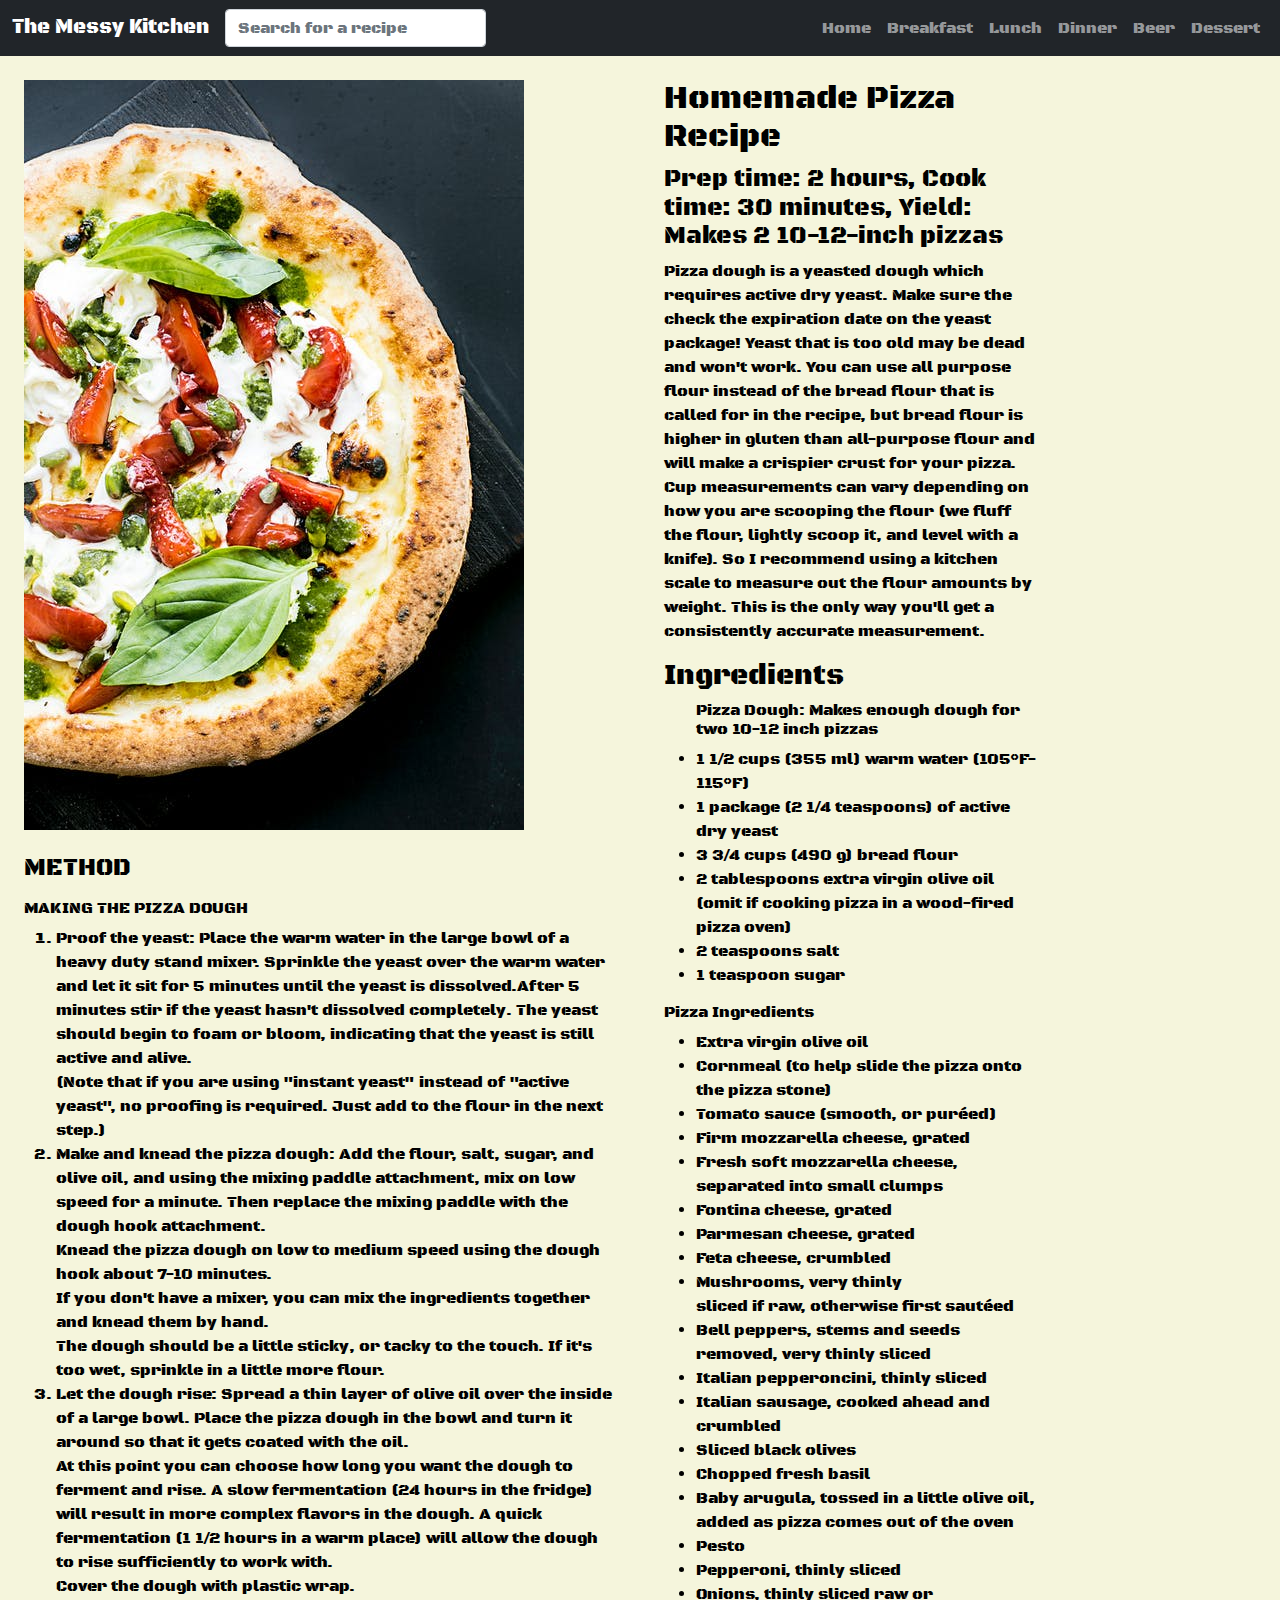
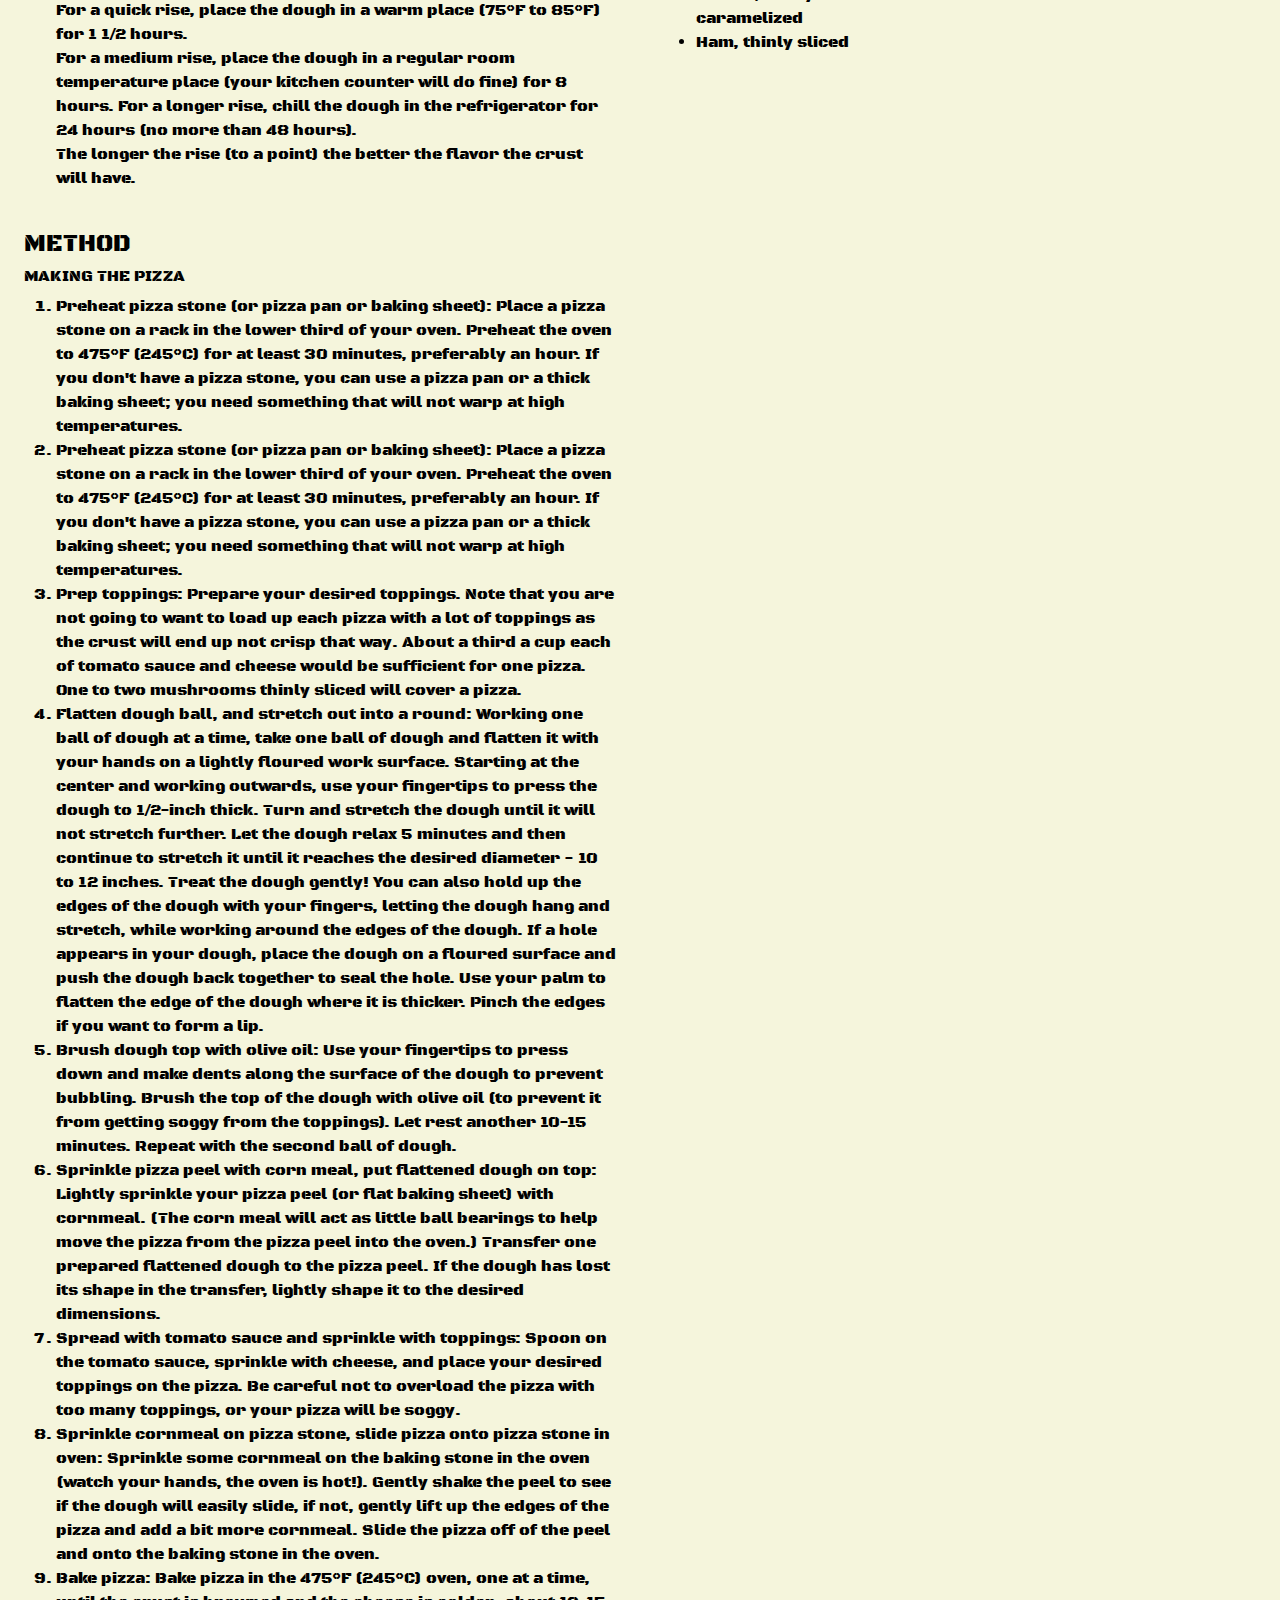
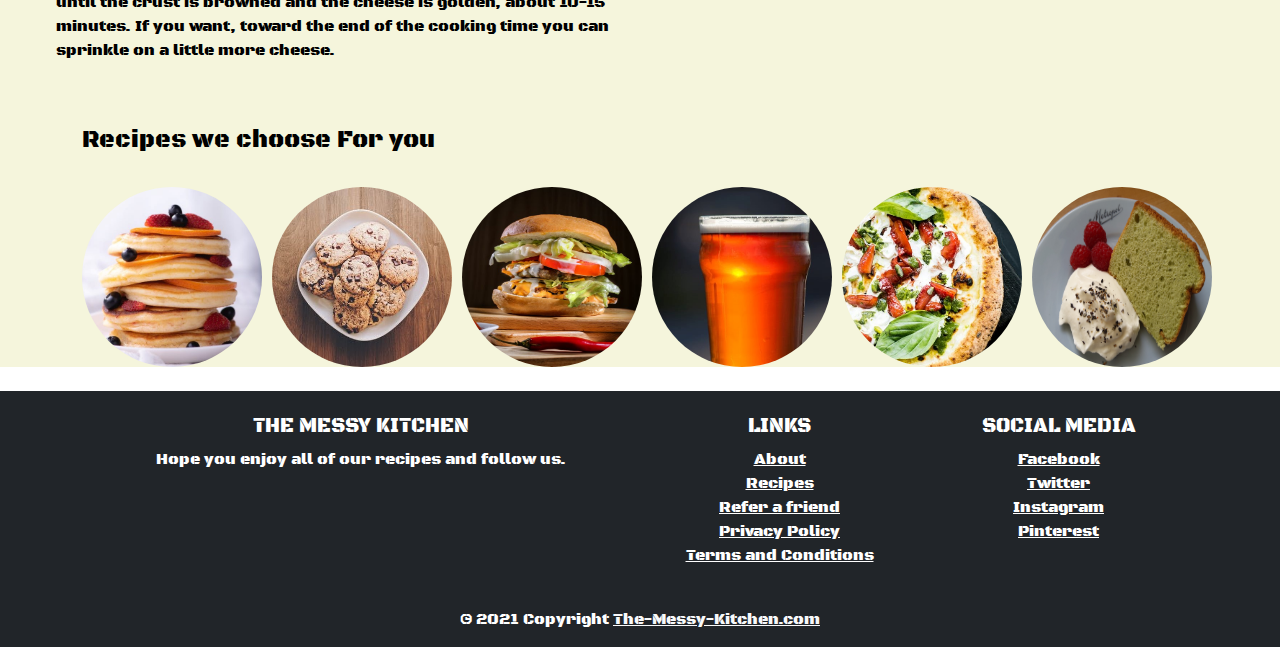
<file: pizza.html>
<!DOCTYPE html>
<html lang="en">
<head>
    <meta charset="UTF-8">
    <meta name="viewport" content="width=device-width, initial-scale=1.0">
    <link href="./assets/css/bootstrap.min.css" rel="stylesheet">
    <title>Pizza</title>
    <link rel="preconnect" href="https://fonts.gstatic.com">
<link href="https://fonts.googleapis.com/css2?family=Black+Ops+One&display=swap" rel="stylesheet">
<link rel="stylesheet" href="./assets/css/recipe.css">
</head>
<body>
    <header>
        <nav class="navbar navbar-expand-lg navbar-dark bg-dark">
            <div class="container-fluid recipe-step-title">
                <a href="#" class="navbar-brand">The Messy Kitchen</a>
                <div class="collapse navbar-collapse">
                    <form class="d-flex">
                        <input class="form-control me-2" type="search" placeholder="Search for a recipe" aria-label="Search for a recipe">
                    </form>
                </div>
                <div class="collapse navbar-collapse text-right">
                    <ul class="navbar-nav ms-auto flex-nowrap">
                        <li class="nav-item">
                            <a href="./index.html" class="nav-link">Home</a>
                        </li>
                        <li class="nav-item">
                            <a href="./second-landing-breakfast.html" class="nav-link">Breakfast</a>
                        </li>
                        <li class="nav-item">
                            <a href="./second-landing-lunch.html" class="nav-link">Lunch</a>
                        </li>
                        <li class="nav-item">
                            <a href="./second-landing-dinner.html" class="nav-link">Dinner</a>
                        </li>
                        <li class="nav-item">
                            <a href="./second-landing-drinks.html" class="nav-link">Beer</a>
                        </li>
                        <li class="nav-item">
                            <a href="./second-landing-desserts.html" class="nav-link">Dessert</a>
                        </li>
                    </ul>
                </div>
            </div>
        </nav>
    </header>
        
    <main class="primary">

        <div class="container-fluid recipe-step-title font-weight-light">
            <div class="row">
                <div class="col-md-6 p-4">
                    <img src="./assets/images/pizza.jpeg" class=" img-fluid" alt="Pizza"/>
                    <h4 class="mb-3 mt-4">METHOD</h4>
                    <h6 >MAKING THE PIZZA DOUGH</h6>
                                <ol>
                               <li> Proof the yeast: Place the warm water in the large bowl of a heavy duty stand mixer. Sprinkle the yeast over the warm water and let it sit for 5 minutes until the yeast is dissolved.After 5 minutes stir if the yeast hasn't dissolved completely. The yeast should begin to foam or bloom, indicating that the yeast is still active and alive.
                                   <br>

                                (Note that if you are using "instant yeast" instead of "active yeast", no proofing is required. Just add to the flour in the next step.)</li>
                               <li>Make and knead the pizza dough: Add the flour, salt, sugar, and olive oil, and using the mixing paddle attachment, mix on low speed for a minute. Then replace the mixing paddle with the dough hook attachment.
                                   <br>

                                Knead the pizza dough on low to medium speed using the dough hook about 7-10 minutes.
                                <br>
                                If you don't have a mixer, you can mix the ingredients together and knead them by hand.
                                <br>
                                The dough should be a little sticky, or tacky to the touch. If it's too wet, sprinkle in a little more flour.</li>

                                <li> Let the dough rise: Spread a thin layer of olive oil over the inside of a large bowl. Place the pizza dough in the bowl and turn it around so that it gets coated with the oil.
<br>
  At this point you can choose how long you want the dough to ferment and rise. A slow fermentation (24 hours in the fridge) will result in more complex flavors in the dough. A quick fermentation (1 1/2 hours in a warm place) will allow the dough to rise sufficiently to work with.
<br>
Cover the dough with plastic wrap.
<br>
For a quick rise, place the dough in a warm place (75°F to 85°F) for 1 1/2 hours.
<br>
For a medium rise, place the dough in a regular room temperature place (your kitchen counter will do fine) for 8 hours. For a longer rise, chill the dough in the refrigerator for 24 hours (no more than 48 hours).
<br>
The longer the rise (to a point) the better the flavor the crust will have.</li>
</ol>
<br>
<h4>METHOD</h4>
<h6>MAKING THE PIZZA </h6>
<ol>
<li>Preheat pizza stone (or pizza pan or baking sheet): Place a pizza stone on a rack in the lower third of your oven. Preheat the oven to 475°F (245°C) for at least 30 minutes, preferably an hour. If you don't have a pizza stone, you can use a pizza pan or a thick baking sheet; you need something that will not warp at high temperatures.</li>
<li>Preheat pizza stone (or pizza pan or baking sheet): Place a pizza stone on a rack in the lower third of your oven. Preheat the oven to 475°F (245°C) for at least 30 minutes, preferably an hour. If you don't have a pizza stone, you can use a pizza pan or a thick baking sheet; you need something that will not warp at high temperatures.</li>
<li>Prep toppings: Prepare your desired toppings. Note that you are not going to want to load up each pizza with a lot of toppings as the crust will end up not crisp that way.

    About a third a cup each of tomato sauce and cheese would be sufficient for one pizza. One to two mushrooms thinly sliced will cover a pizza.
    
    </li>

<li>Flatten dough ball, and stretch out into a round: Working one ball of dough at a time, take one ball of dough and flatten it with your hands on a lightly floured work surface.

    Starting at the center and working outwards, use your fingertips to press the dough to 1/2-inch thick. Turn and stretch the dough until it will not stretch further.
    
    Let the dough relax 5 minutes and then continue to stretch it until it reaches the desired diameter - 10 to 12 inches.
    
    Treat the dough gently!
    
    You can also hold up the edges of the dough with your fingers, letting the dough hang and stretch, while working around the edges of the dough.
    
    If a hole appears in your dough, place the dough on a floured surface and push the dough back together to seal the hole.
    
    Use your palm to flatten the edge of the dough where it is thicker. Pinch the edges if you want to form a lip.</li>
    <li>Brush dough top with olive oil: Use your fingertips to press down and make dents along the surface of the dough to prevent bubbling. Brush the top of the dough with olive oil (to prevent it from getting soggy from the toppings). Let rest another 10-15 minutes.

        Repeat with the second ball of dough.
        
        </li>
    <li>Sprinkle pizza peel with corn meal, put flattened dough on top: Lightly sprinkle your pizza peel (or flat baking sheet) with cornmeal. (The corn meal will act as little ball bearings to help move the pizza from the pizza peel into the oven.)

        Transfer one prepared flattened dough to the pizza peel.
        
        If the dough has lost its shape in the transfer, lightly shape it to the desired dimensions.
        
        </li>
    <li>Spread with tomato sauce and sprinkle with toppings: Spoon on the tomato sauce, sprinkle with cheese, and place your desired toppings on the pizza. Be careful not to overload the pizza with too many toppings, or your pizza will be soggy.</li>
<li>Sprinkle cornmeal on pizza stone, slide pizza onto pizza stone in oven: Sprinkle some cornmeal on the baking stone in the oven (watch your hands, the oven is hot!). Gently shake the peel to see if the dough will easily slide, if not, gently lift up the edges of the pizza and add a bit more cornmeal.

    Slide the pizza off of the peel and onto the baking stone in the oven.</li>
<li>Bake pizza: Bake pizza in the 475°F (245°C) oven, one at a time, until the crust is browned and the cheese is golden, about 10-15 minutes. If you want, toward the end of the cooking time you can sprinkle on a little more cheese.</li>


                                </ol>
                </div>
                <div class="col-md-4 p-4 ">
                    <h2 class="recipe-step-title">Homemade Pizza Recipe</h2>
                                <h4 class="subheading">Prep time: 2 hours, Cook time: 30 minutes, Yield: Makes 2 10-12-inch pizzas</h4>
                <p class="">Pizza dough is a yeasted dough which requires active dry yeast. Make sure the check the expiration date on the yeast package! Yeast that is too old may be dead and won't work.

                    You can use all purpose flour instead of the bread flour that is called for in the recipe, but bread flour is higher in gluten than all-purpose flour and will make a crispier crust for your pizza.
                    
                    Cup measurements can vary depending on how you are scooping the flour (we fluff the flour, lightly scoop it, and level with a knife). So I recommend using a kitchen scale to measure out the flour amounts by weight. This is the only way you'll get a consistently accurate measurement.</p>
                    <div >
          
                        <h3 class="center">Ingredients</h3>
                      
                      
                      <ul class="recipe-card__ingredients">
                        <h6>Pizza Dough: Makes enough dough for two 10-12 inch pizzas</h6> 
                        <li>1 1/2 cups (355 ml) warm water (105°F-115°F)</li> 
                        <li> 1 package (2 1/4 teaspoons) of active dry yeast</li> 
                            <li>3 3/4 cups (490 g) bread flour</li> 
                                <li> 2 tablespoons extra virgin olive oil (omit if cooking pizza in a wood-fired pizza oven)</li> 
                                    <li>2 teaspoons salt</li> 
                                        <li>1 teaspoon sugar</li>  
                                    </ul>
                                        <h6>Pizza Ingredients</h6>
<ul>
                                  <li>   Extra virgin olive oil</li>   
                                  <li>     Cornmeal (to help slide the pizza onto the pizza stone)</li>   
                                    <li>     Tomato sauce (smooth, or puréed)</li>   
                                        <li>    Firm mozzarella cheese, grated</li>   
                                            <li>     Fresh soft mozzarella cheese, separated into small clumps</li>   
                                                <li>     Fontina cheese, grated</li>   
                                                    <li>     Parmesan cheese, grated</li>   
                                                        <li>     Feta cheese, crumbled</li>   
                                                            <li>     Mushrooms, very thinly </li>   sliced if raw, otherwise first sautéed</li>   
                                                                <li>    Bell peppers, stems and seeds removed, very thinly sliced</li>   
                                                                    <li>    Italian pepperoncini, thinly sliced</li>   
                                                                        <li>   Italian sausage, cooked ahead and crumbled</li>   
                                        <li>   Sliced black olives</li>   
                                            <li>  Chopped fresh basil</li>   
                                                <li>  Baby arugula, tossed in a little olive oil, added as pizza comes out of the oven</li>   
                                                    <li>  Pesto</li>   
                                                        <li>  Pepperoni, thinly sliced</li>   
                                                            <li>  Onions, thinly sliced raw or caramelized</li>   
                                                                <li>  Ham, thinly sliced</li>   
                                                            </ul>
                   
                    </div>
                </div>
            </div>
            <!-- <div class="container border 5px black  "> 
                <div class="row-cols-5 align-content-between  "></div>
                <div class="bg-image hover-overlay ripple shadow-1-strong rounded">
                  <h4>related</h4>
              
                     <img src="./assets/images/cupcakes1.jpeg" 
                     class="img-fluid rounded-circle  " alt="hamburger" 
                     width="150" height="auto"> 
                     <img src="./assets/images/beer.jpeg" 
                     class="img-fluid rounded-circle" alt="hamburger" 
                     width="150" height="auto"> 

                     <img src="./assets/images/pexels-photo-323682.jpeg" 
                     class="img-fluid rounded-circle" alt="hamburger" 
                     width="150" height="auto"> 
                     <img src="./assets/images/pizza.jpeg" 
                     class="img-fluid rounded-circle" alt="hamburger" 
                     width="150" height="auto"> 
                     <img src="./assets/images/sal.jpeg" 
                     class="img-fluid rounded-circle" alt="hamburger" 
                     width="150" height="auto"> 










                    </div> -->

                    
                    <div class="container mt-4 mb-4">
                        <h4>Recipes we choose For you</h4>
                        <br />
                        <div class="row">
                          <div class="col-sm-2">
                            <a href="/pancake.html">
                              <img
                                class="rounded-circle hover-shadow"
                                alt="180x180"
                                src="./assets/images/pancakes-square.jpeg"
                                height="180"
                                width="180"
                                data-holder-rendered="true"
                              />
                            </a>
                          </div>
                
                          <div class="col-sm-2">
                           <a href="/oatmeal.html">
                            <img
                            class="rounded-circle hover-shadow"
                            alt="180x180"
                            src="./assets/images/oatmeal-square.jpeg"
                            height="180"
                            width="180"
                            data-holder-rendered="true"
                          />
                           </a>
                          </div>
                
                          <div class="col-sm-2">
                           <a href="/hamburger.html">
                            <img
                            class="rounded-circle hover-shadow"
                            alt="180x180"
                            src="./assets/images/hamburger.jpeg"
                            height="180"
                            width="180"
                            data-holder-rendered="true"
                          />
                           </a>
                          </div>
                
                          <div class="col-sm-2">
                            <a href="/beer1.html">
                                <img
                              class="rounded-circle hover-shadow"
                              alt="180x180"
                              src="./assets/images/beer-square.jpeg"
                              height="180"
                              width="180"
                              data-holder-rendered="true"
                            />
                            </a>
                          </div>
                
                          <div class="col-sm-2">
                            <a href="pizza.html">
                                <img
                              class="rounded-circle hover-shadow"
                              alt="180x180"
                              src="./assets/images/pizza-square.jpeg"
                              height="180"
                              width="180"
                              data-holder-rendered="true"
                            />
                            </a>
                          </div>
                          <div class="col-sm-2">
                            <a href="pizza.html">
                                <img
                              class="rounded-circle hover-shadow"
                              alt="180x180"
                              src="./assets/images/chiffon-cake.jpg"
                              height="180"
                              width="180"
                              data-holder-rendered="true"
                            />
                            </a>
                          </div>
                        </div>
                    </div>
        </div>
    </main>
    <footer class="bg-dark text-white text-center recipe-step-title">
        <div class="container p-4">
            <div class="row">
                <div class="col-lg-6 mb-4 mb-md-0">
                    <h5 class="text-uppercase">The Messy Kitchen</h5>
                    <p>
                        Hope you enjoy all of our recipes and follow us.
                    </p>
                </div>
                <div class="col-lg-3 mb-4 mb-md-0">
                    <h5 class="text-uppercase">Links</h5>
                    <ul class="list-unstyled mb-0">
                        <li><a href="#" class="text-white">About</a></li>
                        <li><a href="#" class="text-white">Recipes</a></li>
                        <li><a href="#" class="text-white">Refer a friend</a></li>
                        <li><a href="#" class="text-white">Privacy Policy</a></li>
                        <li><a href="#" class="text-white">Terms and Conditions</a></li>
                    </ul>
                </div>
                <div class="col-lg-3 mb-4 mb-md-0">
                    <h5 class="text-uppercase">Social Media</h5>
                    <ul class="list-unstyled mb-0">
                        <li><a target="_blank"href=" http://www.facebook.com/" class="text-white">Facebook</a></li>
                        <li><a target="_blank"href="https://twitter.com/intent/tweet" class="text-white">Twitter</a></li>
                        <li><a target="_blank"href=" http://instagram.com/" class="text-white">Instagram</a></li>
                        <li><a target="_blank"href="http://pinterest.com/" class="text-white">Pinterest</a></li>
                    </ul>
                </div>
            </div>
        </div>
        <div class="text-center p-3">
            &copy; 2021 Copyright
            <a href="#" class="text-light">The-Messy-Kitchen.com</a>
        </div>
    </footer>
    <script src="./assets/js/bootstrap.min.js"></script>
</body>
</html>
</file>
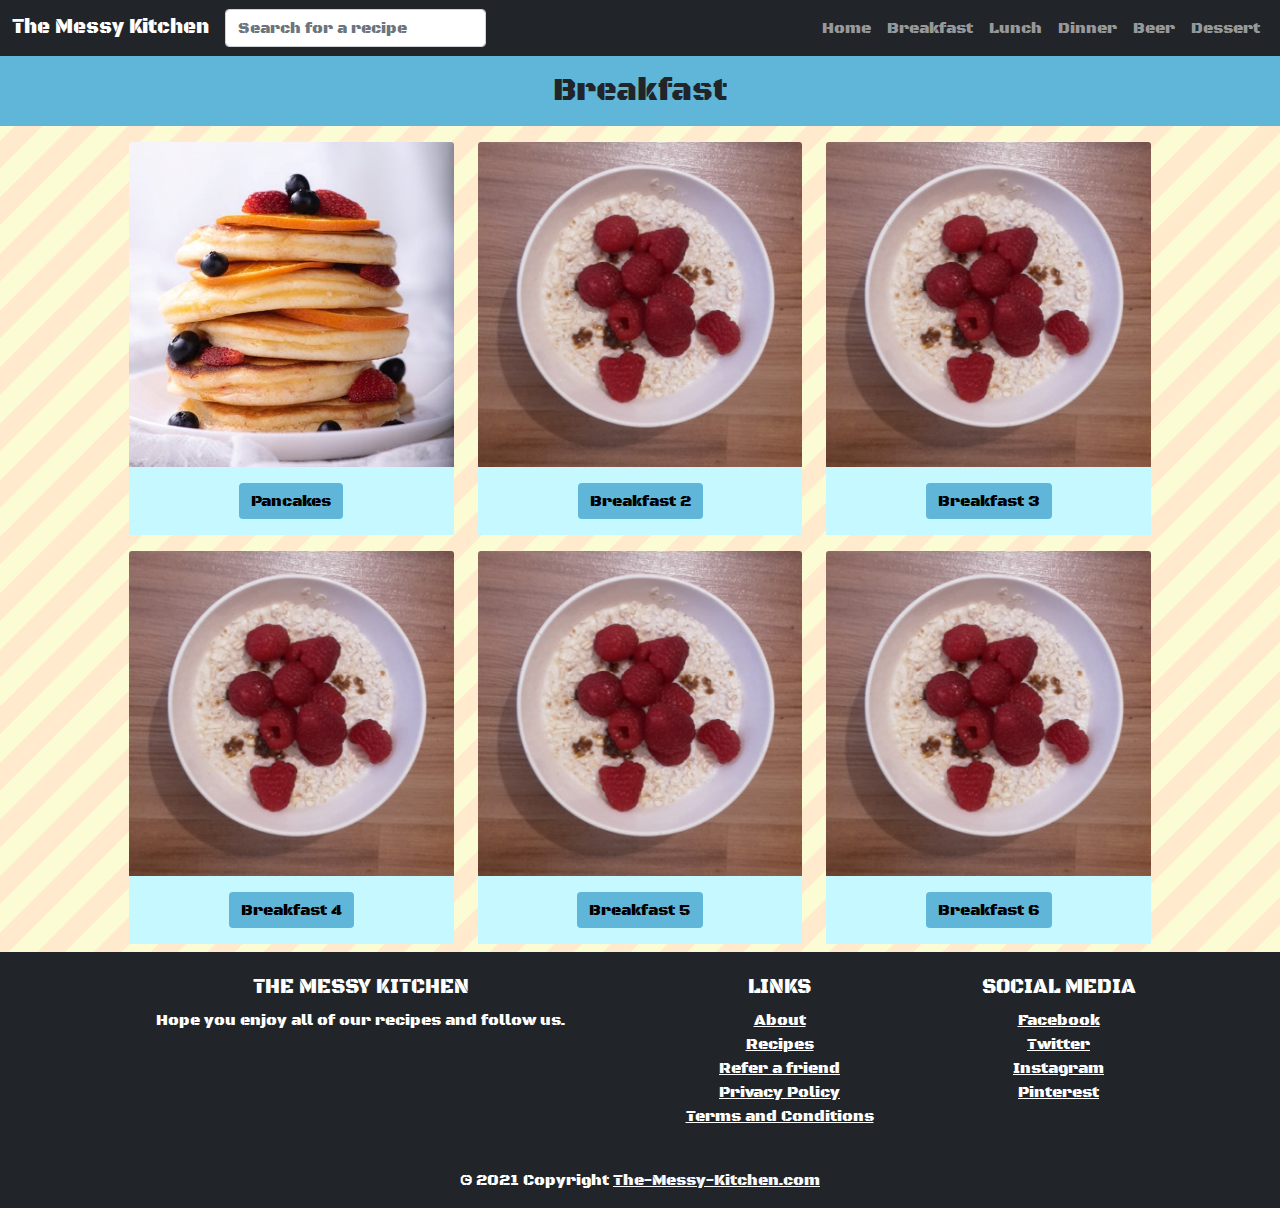
<file: second-landing-breakfast.html>
<!doctype html>
<html lang="en">
<head>
    <meta charset="utf-8">
    <meta name="viewport" content="width=device-width, initial-scale=1">
    <link href="./assets/css/bootstrap.min.css" rel="stylesheet">
    <link rel="stylesheet" href="./assets/css/second-landing-style.css">
    <title>Breakfast Landing Page</title>
    <link rel="preconnect" href="https://fonts.gstatic.com">
    <link href="https://fonts.googleapis.com/css2?family=Black+Ops+One&family=Redressed&display=swap" rel="stylesheet">
    <link rel="stylesheet" href="./assets/css/recipe.css">
</head>
<body>
    <header>
        <nav class="navbar navbar-expand-lg navbar-dark bg-dark">
            <div class="container-fluid recipe-step-title ">
                <a href="#" class="navbar-brand">The Messy Kitchen</a>
                <div class="collapse navbar-collapse">
                    <form class="d-flex">
                        <input class="form-control me-2" type="search" placeholder="Search for a recipe" aria-label="Search for a recipe">
                    </form>
                </div>
                <div class="collapse navbar-collapse text-right">
                    <ul class="navbar-nav ms-auto flex-nowrap">
                        <li class="nav-item">
                            <a href="./index.html" class="nav-link">Home</a>
                        </li>
                        <li class="nav-item">
                            <a href="./second-landing-breakfast.html" class="nav-link">Breakfast</a>
                        </li>
                        <li class="nav-item">
                            <a href="./second-landing-lunch.html" class="nav-link">Lunch</a>
                        </li>
                        <li class="nav-item">
                            <a href="./second-landing-dinner.html" class="nav-link">Dinner</a>
                        </li>
                        <li class="nav-item">
                            <a href="./second-landing-drinks.html" class="nav-link">Beer</a>
                        </li>
                        <li class="nav-item">
                            <a href="./second-landing-desserts.html" class="nav-link">Dessert</a>
                        </li>
                    </ul>
                </div>
            </div>
        </nav>
    </header>
    
    <main>
    <div class = "container-fluid main-container">
                <div class="row justify-content-center  breakfast-recipe-section">
            <div class ="row h2 justify-content-center">Breakfast</div>
            <div class = "row justify-content-center recipe-container-row1" >
                <div class="col-10">
                    <div class="row">
                        <div class ="col">
                            <div class ="card h-100 text-center">
                                <img class="card-img-top" src="assets/images/pancakes-square.jpeg" alt="">
                                <div class="card-body">
                                    <a href="./pancake.html" class ="btn btn-light ">Pancakes</a>
                                </div>
                            </div>
                        </div>
                        <div class = "col">
                            <div class ="card h-100 text-center">
                                <img class="card-img-top" src="assets/images/breakfast-oats.jpg" alt="">
                                <div class="card-body">
                                    <a href="./pancake.html" class ="btn btn-light ">Breakfast 2</a>
                                </div>
                            </div>
                        </div>
                        <div class ="col">
                            <div class ="card h-100 text-center">
                                <img class="card-img-top" src="assets/images/breakfast-oats.jpg" alt="">
                                <div class="card-body">
                                    <a href="./pancake.html" class ="btn btn-light ">Breakfast 3</a>
                                </div>
                            </div>
                        </div>
                    </div>
                    
                </div>
                
            </div>
            <div class ="row justify-content-center recipe-container-row2">
                <div class="col-10">
                    <div class="row">
                        <div class = "col">
                            <div class ="card h-100 text-center">
                                <img class="card-img-top" src="assets/images/breakfast-oats.jpg" alt="">
                                <div class="card-body">
                                    <a href="./pancake.html" class ="btn btn-light ">Breakfast 4</a>
                                </div>
                            </div>
                        </div>
                        <div class ="col">
                            <div class ="card h-100 text-center">
                                <img class="card-img-top" src="assets/images/breakfast-oats.jpg" alt="">
                                <div class="card-body">
                                    <a href="./pancake.html" class ="btn btn-light">Breakfast 5</a>
                                </div>
                            </div>
                        </div>
                        <div class = "col">
                            <div class ="card h-100 text-center">
                                <img class="card-img-top" src="assets/images/breakfast-oats.jpg" alt="">
                                <div class="card-body">
                                    <a href="./pancake.html" class ="btn btn-light ">Breakfast 6</a>
                                </div>
                            </div>
                        </div>
                    </div>
                </div>
                
            </div>
        
        </div>
        </main>
        <footer class="bg-dark text-white text-center recipe-step-title">
            <div class="container p-4">
                <div class="row">
                    <div class="col-lg-6 mb-4 mb-md-0">
                        <h5 class="text-uppercase">The Messy Kitchen</h5>
                        <p>
                            Hope you enjoy all of our recipes and follow us.
                        </p>
                    </div>
                    <div class="col-lg-3 mb-4 mb-md-0">
                        <h5 class="text-uppercase">Links</h5>
                        <ul class="list-unstyled mb-0">
                            <li><a href="#" class="text-white">About</a></li>
                            <li><a href="#" class="text-white">Recipes</a></li>
                            <li><a href="#" class="text-white">Refer a friend</a></li>
                            <li><a href="#" class="text-white">Privacy Policy</a></li>
                            <li><a href="#" class="text-white">Terms and Conditions</a></li>
                        </ul>
                    </div>
                    <div class="col-lg-3 mb-4 mb-md-0">
                        <h5 class="text-uppercase">Social Media</h5>
                        <ul class="list-unstyled mb-0">
                            <li><a target="_blank"href=" http://www.facebook.com/" class="text-white">Facebook</a></li>
                            <li><a target="_blank"href="https://twitter.com/intent/tweet" class="text-white">Twitter</a></li>
                            <li><a target="_blank"href=" http://instagram.com/" class="text-white">Instagram</a></li>
                            <li><a target="_blank"href="http://pinterest.com/" class="text-white">Pinterest</a></li>
                        </ul>
                    </div>
                </div>
            </div>
            <div class="text-center p-3">
                &copy; 2021 Copyright
                <a href="#" class="text-light">The-Messy-Kitchen.com</a>
            </div>
        </footer>
<script src="./assets/js/bootstrap.min.js"></script>


</body>
</html>
</file>
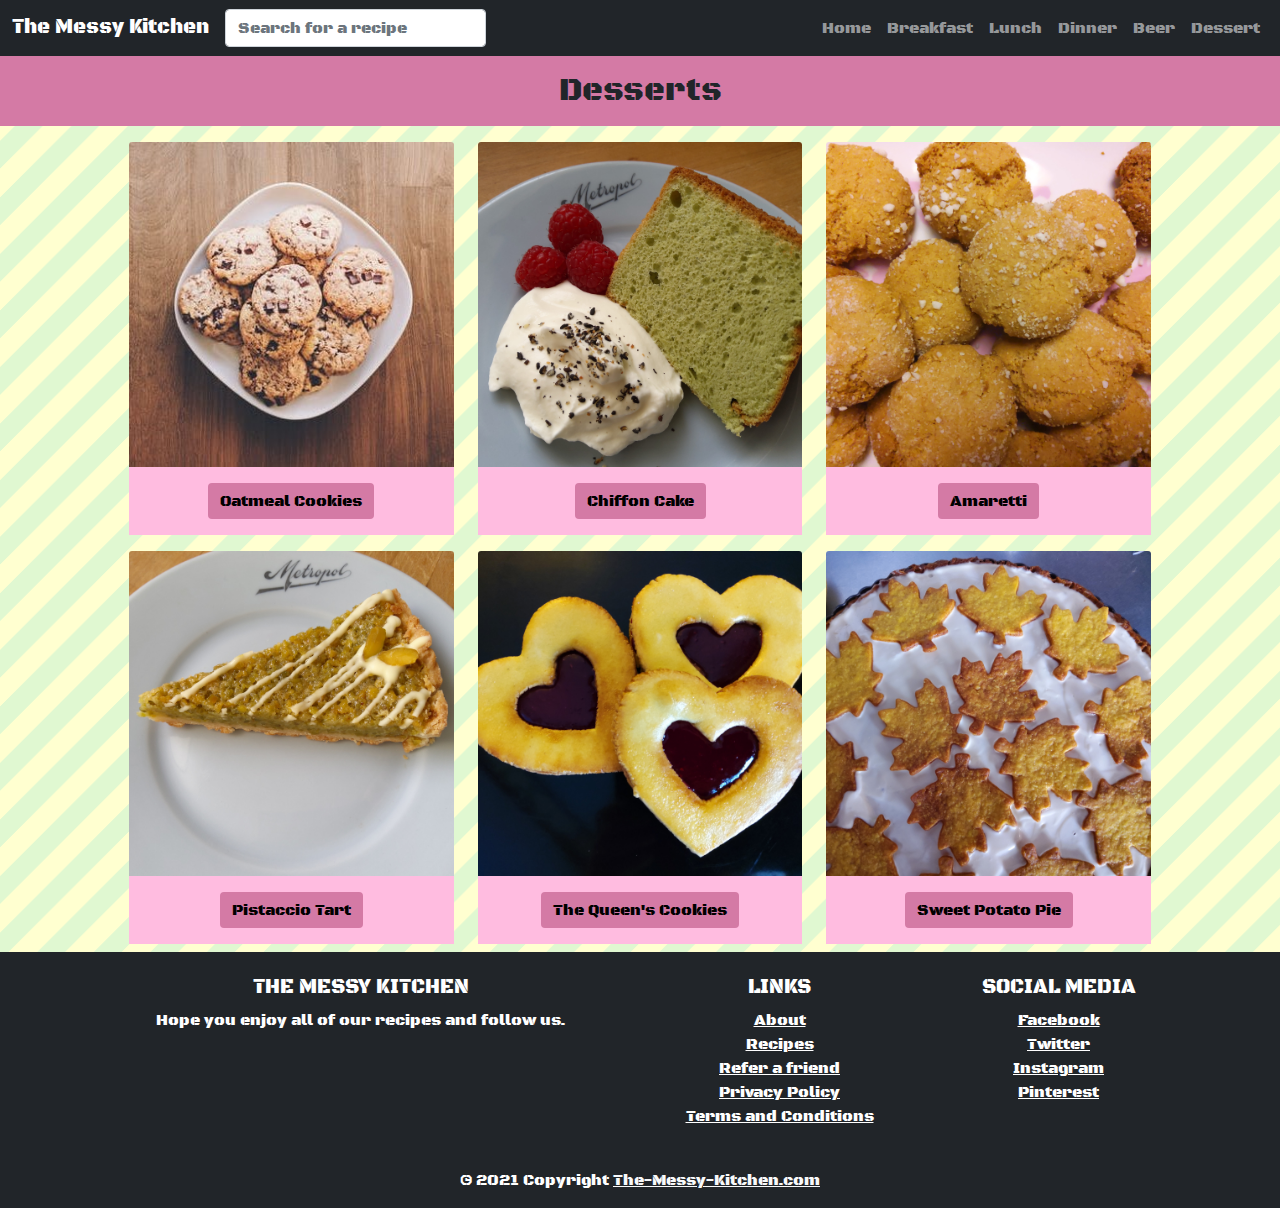
<file: second-landing-desserts.html>
<!doctype html>
<html lang="en">
    <head>
        <meta charset="utf-8">
        <meta name="viewport" content="width=device-width, initial-scale=1">
        <link href="./assets/css/bootstrap.min.css" rel="stylesheet">
        <link rel="stylesheet" href="./assets/css/second-landing-style.css">
        <title>Desserts Landing Page</title>
        <link rel="preconnect" href="https://fonts.gstatic.com">
        <link href="https://fonts.googleapis.com/css2?family=Black+Ops+One&family=Redressed&display=swap" rel="stylesheet">
        <link rel="stylesheet" href="./assets/css/recipe.css">
    </head>
<body>
    <header>
        <nav class="navbar navbar-expand-lg navbar-dark bg-dark">
            <div class="container-fluid recipe-step-title ">
                <a href="#" class="navbar-brand">The Messy Kitchen</a>
                <div class="collapse navbar-collapse">
                    <form class="d-flex">
                        <input class="form-control me-2" type="search" placeholder="Search for a recipe" aria-label="Search for a recipe">
                    </form>
                </div>
                <div class="collapse navbar-collapse text-right">
                    <ul class="navbar-nav ms-auto flex-nowrap">
                        <li class="nav-item">
                            <a href="./index.html" class="nav-link">Home</a>
                        </li>
                        <li class="nav-item">
                            <a href="./second-landing-breakfast.html" class="nav-link">Breakfast</a>
                        </li>
                        <li class="nav-item">
                            <a href="./second-landing-lunch.html" class="nav-link">Lunch</a>
                        </li>
                        <li class="nav-item">
                            <a href="./second-landing-dinner.html" class="nav-link">Dinner</a>
                        </li>
                        <li class="nav-item">
                            <a href="./second-landing-drinks.html" class="nav-link">Beer</a>
                        </li>
                        <li class="nav-item">
                            <a href="./second-landing-desserts.html" class="nav-link">Dessert</a>
                        </li>
                    </ul>
                </div>
            </div>
        </nav>
    </header>
    <main>
    <div class = "container-fluid main-container">
        <div class="row justify-content-center  desserts-recipe-section">
            <div class ="row h2 justify-content-center">Desserts</div>
            <div class = "row justify-content-center recipe-container-row1" >
                <div class="col-10">
                    <div class="row">
                        <div class ="col">
                            <div class ="card h-100 text-center">
                                <img class="card-img-top" src="assets/images/oatmeal-square.jpeg" alt="">
                                <div class="card-body">
                                    <a href="./oatmeal.html" class ="btn btn-light ">Oatmeal Cookies</a>
                                </div>
                            </div>
                        </div>
                        <div class = "col">
                            <div class ="card h-100 text-center">
                                <img class="card-img-top" src="assets/images/chiffon-cake-square.jpg" alt="">
                                <div class="card-body">
                                    <a href="./oatmeal.html" class ="btn btn-light ">Chiffon Cake</a>
                                </div>
                            </div>
                        </div>
                        <div class ="col">
                            <div class ="card h-100 text-center">
                                <img class="card-img-top" src="assets/images/amaretti-square.jpg" alt="">
                                <div class="card-body">
                                    <a href="./oatmeal.html" class ="btn btn-light ">Amaretti</a>
                                </div>
                            </div>
                        </div>
                    </div>
                    
                </div>
                
            </div>
            <div class ="row justify-content-center recipe-container-row2">
                <div class="col-10">
                    <div class="row">
                        <div class = "col">
                            <div class ="card h-100 text-center">
                                <img class="card-img-top" src="assets/images/pistacio-tarte-square.jpg" alt="">
                                <div class="card-body">
                                    <a href="./oatmeal.html" class ="btn btn-light ">Pistaccio Tart</a>
                                </div>
                            </div>
                        </div>
                        <div class ="col">
                            <div class ="card h-100 text-center">
                                <img class="card-img-top" src="assets/images/Queen's-Cookies-square.jpg" alt="">
                                <div class="card-body">
                                    <a href="./oatmeal.html" class ="btn btn-light">The Queen's Cookies</a>
                                </div>
                            </div>
                        </div>
                        <div class = "col">
                            <div class ="card h-100 text-center">
                                <img class="card-img-top" src="assets/images/sweet-potato-pie-square.jpg" alt="">
                                <div class="card-body">
                                    <a href="./oatmeal.html" class ="btn btn-light ">Sweet Potato Pie</a>
                                </div>
                            </div>
                        </div>
                    </div>
                </div>
                
            </div>
        
        </div>
        </main>
        <footer class="bg-dark text-white text-center recipe-step-title">
            <div class="container p-4">
                <div class="row">
                    <div class="col-lg-6 mb-4 mb-md-0">
                        <h5 class="text-uppercase">The Messy Kitchen</h5>
                        <p>
                            Hope you enjoy all of our recipes and follow us.
                        </p>
                    </div>
                    <div class="col-lg-3 mb-4 mb-md-0">
                        <h5 class="text-uppercase">Links</h5>
                        <ul class="list-unstyled mb-0">
                            <li><a href="#" class="text-white">About</a></li>
                            <li><a href="#" class="text-white">Recipes</a></li>
                            <li><a href="#" class="text-white">Refer a friend</a></li>
                            <li><a href="#" class="text-white">Privacy Policy</a></li>
                            <li><a href="#" class="text-white">Terms and Conditions</a></li>
                        </ul>
                    </div>
                    <div class="col-lg-3 mb-4 mb-md-0">
                        <h5 class="text-uppercase">Social Media</h5>
                        <ul class="list-unstyled mb-0">
                            <li><a target="_blank"href=" http://www.facebook.com/" class="text-white">Facebook</a></li>
                            <li><a target="_blank"href="https://twitter.com/intent/tweet" class="text-white">Twitter</a></li>
                            <li><a target="_blank"href=" http://instagram.com/" class="text-white">Instagram</a></li>
                            <li><a target="_blank"href="http://pinterest.com/" class="text-white">Pinterest</a></li>
                        </ul>
                    </div>
                </div>
            </div>
            <div class="text-center p-3">
                &copy; 2021 Copyright
                <a href="#" class="text-light">The-Messy-Kitchen.com</a>
            </div>
        </footer>
        
<script src="./assets/js/bootstrap.min.js"></script>


</body>
</html>
</file>
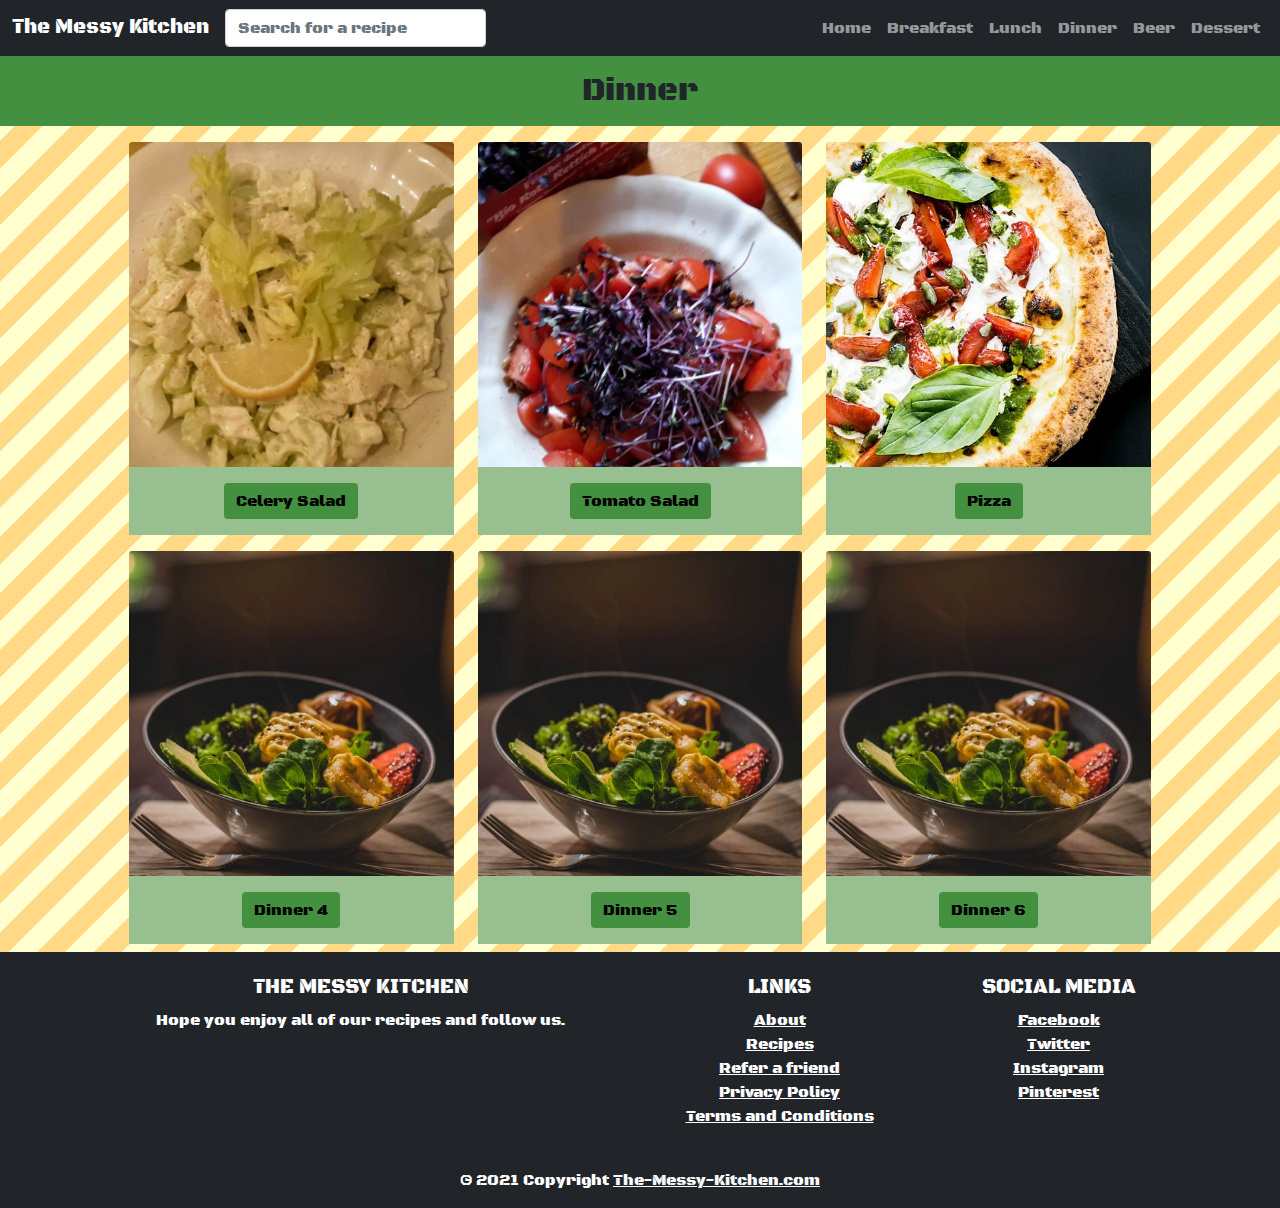
<file: second-landing-dinner.html>
<!doctype html>
<html lang="en">
    <head>
        <meta charset="utf-8">
        <meta name="viewport" content="width=device-width, initial-scale=1">
        <link href="./assets/css/bootstrap.min.css" rel="stylesheet">
        <link rel="stylesheet" href="./assets/css/second-landing-style.css">
        <title>Dinner Landing Page</title>
        <link rel="preconnect" href="https://fonts.gstatic.com">
        <link href="https://fonts.googleapis.com/css2?family=Black+Ops+One&family=Redressed&display=swap" rel="stylesheet">
        <link rel="stylesheet" href="./assets/css/recipe.css">
    </head>
<body>
    <header>
        <nav class="navbar navbar-expand-lg navbar-dark bg-dark">
            <div class="container-fluid recipe-step-title ">
                <a href="#" class="navbar-brand">The Messy Kitchen</a>
                <div class="collapse navbar-collapse">
                    <form class="d-flex">
                        <input class="form-control me-2" type="search" placeholder="Search for a recipe" aria-label="Search for a recipe">
                    </form>
                </div>
                <div class="collapse navbar-collapse text-right">
                    <ul class="navbar-nav ms-auto flex-nowrap">
                        <li class="nav-item">
                            <a href="./index.html" class="nav-link">Home</a>
                        </li>
                        <li class="nav-item">
                            <a href="./second-landing-breakfast.html" class="nav-link">Breakfast</a>
                        </li>
                        <li class="nav-item">
                            <a href="./second-landing-lunch.html" class="nav-link">Lunch</a>
                        </li>
                        <li class="nav-item">
                            <a href="./second-landing-dinner.html" class="nav-link">Dinner</a>
                        </li>
                        <li class="nav-item">
                            <a href="./second-landing-drinks.html" class="nav-link">Beer</a>
                        </li>
                        <li class="nav-item">
                            <a href="./second-landing-desserts.html" class="nav-link">Dessert</a>
                        </li>
                    </ul>
                </div>
            </div>
        </nav>
    </header>
    <main>
    <div class = "container-fluid main-container">
            <div class="row justify-content-center  dinner-recipe-section">
            <div class ="row h2 justify-content-center">Dinner</div>
            <div class = "row justify-content-center recipe-container-row1" >
                <div class="col-10">
                    <div class="row">
                        <div class ="col">
                            <div class ="card h-100 text-center">
                                <img class="card-img-top" src="assets/images/celery-salad.jpg" alt="">
                                <div class="card-body">
                                    <a href="./pizza.html" class ="btn btn-light ">Celery Salad</a>
                                </div>
                            </div>
                        </div>
                        <div class = "col">
                            <div class ="card h-100 text-center">
                                <img class="card-img-top" src="assets/images/tomato-salad.jpg" alt="">
                                <div class="card-body">
                                    <a href="./pizza.html" class ="btn btn-light ">Tomato Salad</a>
                                </div>
                            </div>
                        </div>
                        <div class ="col">
                            <div class ="card h-100 text-center">
                                <img class="card-img-top" src="assets/images/pizza-square.jpeg" alt="">
                                <div class="card-body">
                                    <a href="./pizza.html" class ="btn btn-light ">Pizza</a>
                                </div>
                            </div>
                        </div>
                    </div>
                    
                </div>
                
            </div>
            <div class ="row justify-content-center recipe-container-row2">
                <div class="col-10">
                    <div class="row">
                        <div class = "col">
                            <div class ="card h-100 text-center">
                                <img class="card-img-top" src="assets/images/sal-square.jpeg" alt="">
                                <div class="card-body">
                                    <a href="./pizza.html" class ="btn btn-light ">Dinner 4</a>
                                </div>
                            </div>
                        </div>
                        <div class ="col">
                            <div class ="card h-100 text-center">
                                <img class="card-img-top" src="assets/images/sal-square.jpeg" alt="">
                                <div class="card-body">
                                    <a href="./pizza.html" class ="btn btn-light">Dinner 5</a>
                                </div>
                            </div>
                        </div>
                        <div class = "col">
                            <div class ="card h-100 text-center">
                                <img class="card-img-top" src="assets/images/sal-square.jpeg" alt="">
                                <div class="card-body">
                                    <a href="./pizza.html" class ="btn btn-light ">Dinner 6</a>
                                </div>
                            </div>
                        </div>
                    </div>
                </div>
                
            </div>
        
        </div>
    </main>
    <footer class="bg-dark text-white text-center recipe-step-title">
        <div class="container p-4">
            <div class="row">
                <div class="col-lg-6 mb-4 mb-md-0">
                    <h5 class="text-uppercase">The Messy Kitchen</h5>
                    <p>
                        Hope you enjoy all of our recipes and follow us.
                    </p>
                </div>
                <div class="col-lg-3 mb-4 mb-md-0">
                    <h5 class="text-uppercase">Links</h5>
                    <ul class="list-unstyled mb-0">
                        <li><a href="#" class="text-white">About</a></li>
                        <li><a href="#" class="text-white">Recipes</a></li>
                        <li><a href="#" class="text-white">Refer a friend</a></li>
                        <li><a href="#" class="text-white">Privacy Policy</a></li>
                        <li><a href="#" class="text-white">Terms and Conditions</a></li>
                    </ul>
                </div>
                <div class="col-lg-3 mb-4 mb-md-0">
                    <h5 class="text-uppercase">Social Media</h5>
                    <ul class="list-unstyled mb-0">
                        <li><a target="_blank"href=" http://www.facebook.com/" class="text-white">Facebook</a></li>
                        <li><a target="_blank"href="https://twitter.com/intent/tweet" class="text-white">Twitter</a></li>
                        <li><a target="_blank"href=" http://instagram.com/" class="text-white">Instagram</a></li>
                        <li><a target="_blank"href="http://pinterest.com/" class="text-white">Pinterest</a></li>
                    </ul>
                </div>
            </div>
        </div>
        <div class="text-center p-3">
            &copy; 2021 Copyright
            <a href="#" class="text-light">The-Messy-Kitchen.com</a>
        </div>
    </footer>
    
<script src="./assets/js/bootstrap.min.js"></script>


</body>
</html>
</file>
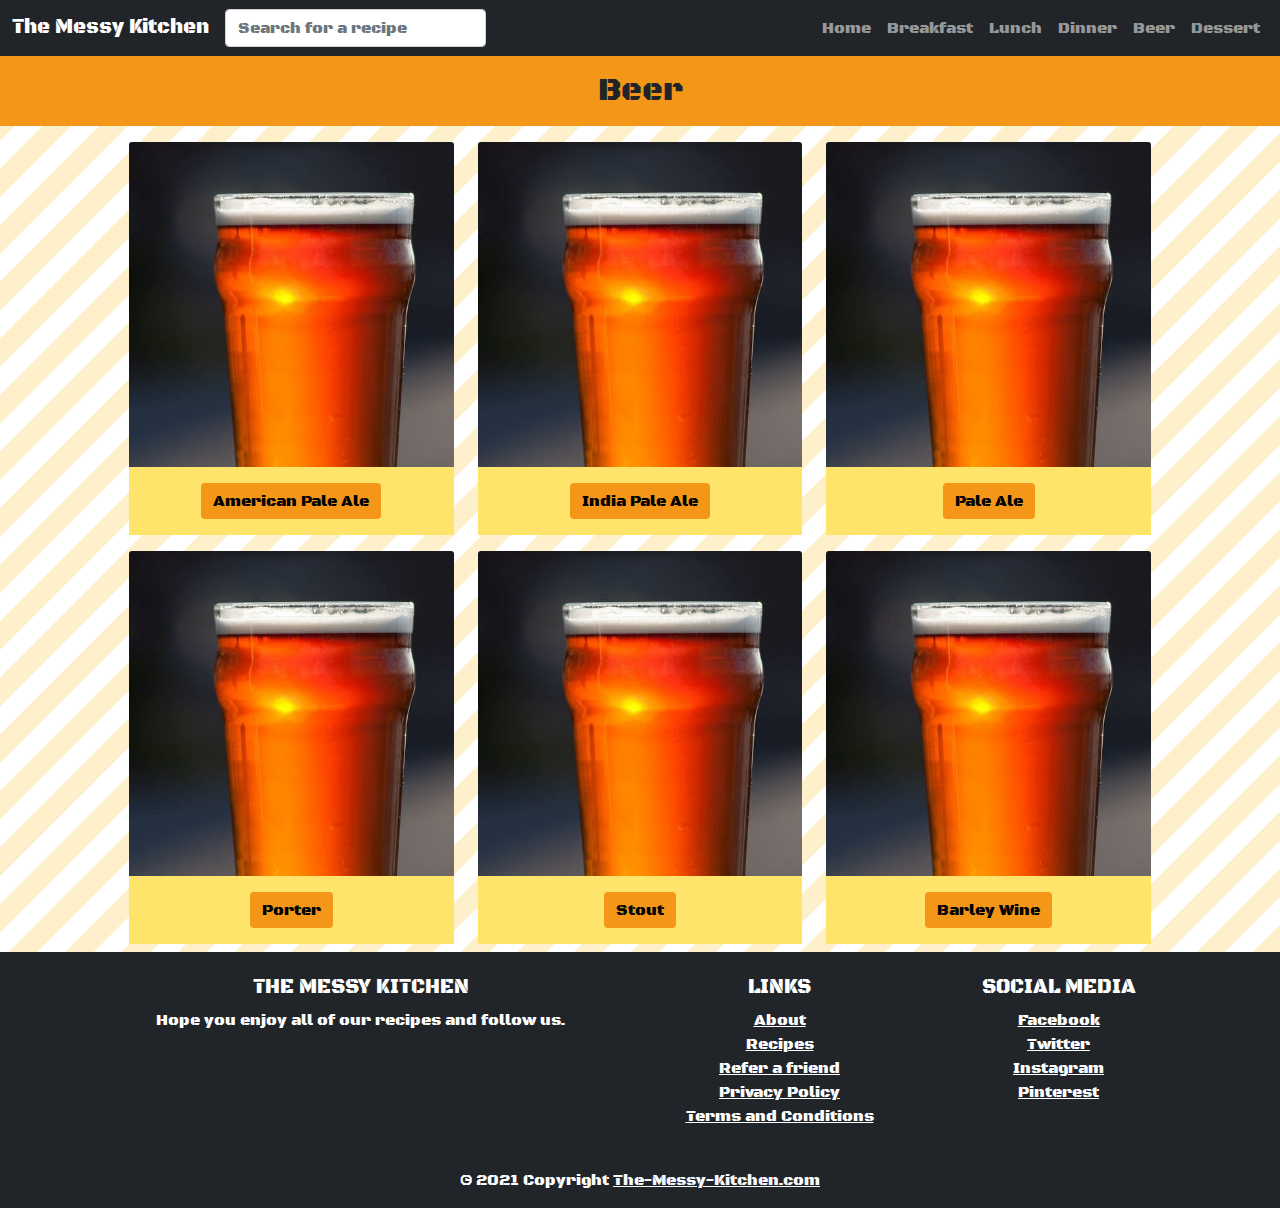
<file: second-landing-drinks.html>
<!doctype html>
<html lang="en">
    <head>
        <meta charset="utf-8">
        <meta name="viewport" content="width=device-width, initial-scale=1">
        <link href="./assets/css/bootstrap.min.css" rel="stylesheet">
        <link rel="stylesheet" href="./assets/css/second-landing-style.css">
        <title>Beer Landing Page</title>
        <link rel="preconnect" href="https://fonts.gstatic.com">
        <link href="https://fonts.googleapis.com/css2?family=Black+Ops+One&family=Redressed&display=swap" rel="stylesheet">
        <link rel="stylesheet" href="./assets/css/recipe.css">
    </head>
<body>
    <header>
        <nav class="navbar navbar-expand-lg navbar-dark bg-dark">
            <div class="container-fluid recipe-step-title ">
                <a href="#" class="navbar-brand">The Messy Kitchen</a>
                <div class="collapse navbar-collapse">
                    <form class="d-flex">
                        <input class="form-control me-2" type="search" placeholder="Search for a recipe" aria-label="Search for a recipe">
                    </form>
                </div>
                <div class="collapse navbar-collapse text-right">
                    <ul class="navbar-nav ms-auto flex-nowrap">
                        <li class="nav-item">
                            <a href="./index.html" class="nav-link">Home</a>
                        </li>
                        <li class="nav-item">
                            <a href="./second-landing-breakfast.html" class="nav-link">Breakfast</a>
                        </li>
                        <li class="nav-item">
                            <a href="./second-landing-lunch.html" class="nav-link">Lunch</a>
                        </li>
                        <li class="nav-item">
                            <a href="./second-landing-dinner.html" class="nav-link">Dinner</a>
                        </li>
                        <li class="nav-item">
                            <a href="./second-landing-drinks.html" class="nav-link">Beer</a>
                        </li>
                        <li class="nav-item">
                            <a href="./second-landing-desserts.html" class="nav-link">Dessert</a>
                        </li>
                    </ul>
                </div>
            </div>
        </nav>
    </header>
    
    <main>
    <div class = "container-fluid main-container">
            <div class="row justify-content-center  drinks-recipe-section">
            <div class ="row h2 justify-content-center">Beer</div>
            <div class = "row justify-content-center recipe-container-row1" >
                <div class="col-10">
                    <div class="row">
                        <div class ="col">
                            <div class ="card h-100 text-center">
                                <img class="card-img-top " src="assets/images/beer-square.jpeg" alt="">
                                <div class="card-body">
                                    <a href="./beer1.html" class ="btn btn-light ">American Pale Ale</a>
                                </div>
                            </div>
                        </div>
                        <div class = "col">
                            <div class ="card h-100 text-center">
                                <img class="card-img-top" src="assets/images/beer-square.jpeg" alt="">
                                <div class="card-body">
                                    <a href="./beer1.html" class ="btn btn-light ">India Pale Ale</a>
                                </div>
                            </div>
                        </div>
                        <div class ="col">
                            <div class ="card h-100 text-center">
                                <img class="card-img-top" src="assets/images/beer-square.jpeg" alt="">
                                <div class="card-body">
                                    <a href="./beer1.html" class ="btn btn-light ">Pale Ale</a>
                                </div>
                            </div>
                        </div>
                    </div>
                    
                </div>
                
            </div>
            <div class ="row justify-content-center recipe-container-row2">
                <div class="col-10">
                    <div class="row">
                        <div class = "col">
                            <div class ="card h-100 text-center">
                                <img class="card-img-top" src="assets/images/beer-square.jpeg" alt="">
                                <div class="card-body">
                                    <a href="./beer1.html" class ="btn btn-light ">Porter</a>
                                </div>
                            </div>
                        </div>
                        <div class ="col">
                            <div class ="card h-100 text-center">
                                <img class="card-img-top" src="assets/images/beer-square.jpeg" alt="">
                                <div class="card-body">
                                    <a href="./beer1.html" class ="btn btn-light">Stout</a>
                                </div>
                            </div>
                        </div>
                        <div class = "col">
                            <div class ="card h-100 text-center">
                                <img class="card-img-top" src="assets/images/beer-square.jpeg" alt="">
                                <div class="card-body">
                                    <a href="./beer1.html" class ="btn btn-light ">Barley Wine</a>
                                </div>
                            </div>
                        </div>
                    </div>
                </div>
                
            </div>
        
        </div>   
    </main>     
    <footer class="bg-dark text-white text-center recipe-step-title">
        <div class="container p-4">
            <div class="row">
                <div class="col-lg-6 mb-4 mb-md-0">
                    <h5 class="text-uppercase">The Messy Kitchen</h5>
                    <p>
                        Hope you enjoy all of our recipes and follow us.
                    </p>
                </div>
                <div class="col-lg-3 mb-4 mb-md-0">
                    <h5 class="text-uppercase">Links</h5>
                    <ul class="list-unstyled mb-0">
                        <li><a href="#" class="text-white">About</a></li>
                        <li><a href="#" class="text-white">Recipes</a></li>
                        <li><a href="#" class="text-white">Refer a friend</a></li>
                        <li><a href="#" class="text-white">Privacy Policy</a></li>
                        <li><a href="#" class="text-white">Terms and Conditions</a></li>
                    </ul>
                </div>
                <div class="col-lg-3 mb-4 mb-md-0">
                    <h5 class="text-uppercase">Social Media</h5>
                    <ul class="list-unstyled mb-0">
                        <li><a target="_blank"href=" http://www.facebook.com/" class="text-white">Facebook</a></li>
                        <li><a target="_blank"href="https://twitter.com/intent/tweet" class="text-white">Twitter</a></li>
                        <li><a target="_blank"href=" http://instagram.com/" class="text-white">Instagram</a></li>
                        <li><a target="_blank"href="http://pinterest.com/" class="text-white">Pinterest</a></li>
                    </ul>
                </div>
            </div>
        </div>
        <div class="text-center p-3">
            &copy; 2021 Copyright
            <a href="#" class="text-light">The-Messy-Kitchen.com</a>
        </div>
    </footer>
<script src="./assets/js/bootstrap.min.js"></script>


</body>
</html>
</file>
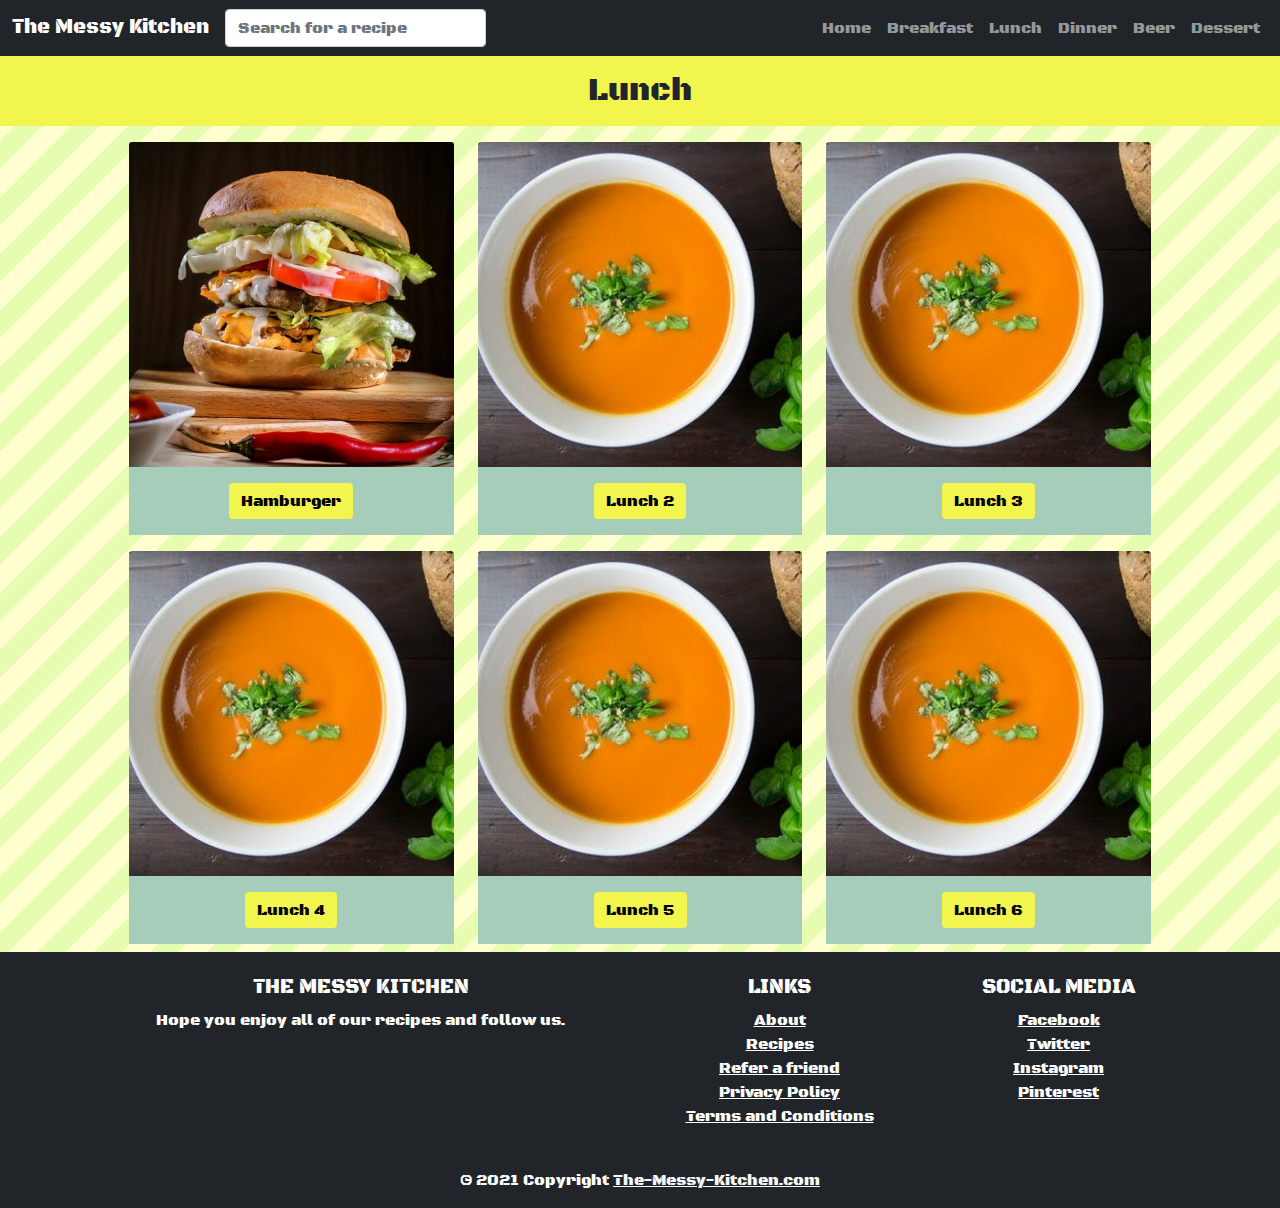
<file: second-landing-lunch.html>
<!doctype html>
<html lang="en">
    <head>
        <meta charset="utf-8">
        <meta name="viewport" content="width=device-width, initial-scale=1">
        <link href="./assets/css/bootstrap.min.css" rel="stylesheet">
        <link rel="stylesheet" href="./assets/css/second-landing-style.css">
        <title>Lunch Landing Page</title>
        <link rel="preconnect" href="https://fonts.gstatic.com">
        <link href="https://fonts.googleapis.com/css2?family=Black+Ops+One&family=Redressed&display=swap" rel="stylesheet">
        <link rel="stylesheet" href="./assets/css/recipe.css">
    </head>
<header>
    <nav class="navbar navbar-expand-lg navbar-dark bg-dark">
        <div class="container-fluid recipe-step-title ">
            <a href="#" class="navbar-brand">The Messy Kitchen</a>
            <div class="collapse navbar-collapse">
                <form class="d-flex">
                    <input class="form-control me-2" type="search" placeholder="Search for a recipe" aria-label="Search for a recipe">
                </form>
            </div>
            <div class="collapse navbar-collapse text-right">
                <ul class="navbar-nav ms-auto flex-nowrap">
                    <li class="nav-item">
                        <a href="./index.html" class="nav-link">Home</a>
                    </li>
                    <li class="nav-item">
                        <a href="./second-landing-breakfast.html" class="nav-link">Breakfast</a>
                    </li>
                    <li class="nav-item">
                        <a href="./second-landing-lunch.html" class="nav-link">Lunch</a>
                    </li>
                    <li class="nav-item">
                        <a href="./second-landing-dinner.html" class="nav-link">Dinner</a>
                    </li>
                    <li class="nav-item">
                        <a href="./second-landing-drinks.html" class="nav-link">Beer</a>
                    </li>
                    <li class="nav-item">
                        <a href="./second-landing-desserts.html" class="nav-link">Dessert</a>
                    </li>
                </ul>
            </div>
        </div>
    </nav>
</header>
<body>
    <div class = "container-fluid main-container">
          <div class="row justify-content-center  lunch-recipe-section">
            <div class ="row h2 justify-content-center">Lunch</div>
            <div class = "row justify-content-center recipe-container-row1" >
                <div class="col-10">
                    <div class="row">
                        <div class ="col">
                            <div class ="card h-100 text-center">
                                <img class="card-img-top" src="assets/images/hamburger-square.jpeg" alt="">
                                <div class="card-body lunch-body">
                                    <a href="./hamburger.html" class ="btn btn-light lunch-btn">Hamburger</a>
                                </div>
                            </div>
                        </div>
                        <div class = "col">
                            <div class ="card h-100 text-center">
                                <img class="card-img-top" src="assets/images/soup-square.jpeg" alt="">
                                <div class="card-body">
                                    <a href="./hamburger.html" class ="btn btn-light ">Lunch 2</a>
                                </div>
                            </div>
                        </div>
                        <div class ="col">
                            <div class ="card h-100 text-center">
                                <img class="card-img-top" src="assets/images/soup-square.jpeg" alt="">
                                <div class="card-body">
                                    <a href="./hamburger.html" class ="btn btn-light ">Lunch 3</a>
                                </div>
                            </div>
                        </div>
                        
                    </div>
                    
                </div>
                
            </div>
            <div class ="row justify-content-center recipe-container-row2">
                <div class="col-10">
                    <div class="row">
                        <div class = "col">
                            <div class ="card h-100 text-center">
                                <img class="card-img-top" src="assets/images/soup-square.jpeg" alt="">
                                <div class="card-body">
                                    <a href="./hamburger.html" class ="btn btn-light ">Lunch 4</a>
                                </div>
                            </div>
                        </div>
                        <div class ="col">
                            <div class ="card h-100 text-center">
                                <img class="card-img-top" src="assets/images/soup-square.jpeg" alt="">
                                <div class="card-body">
                                    <a href="./hamburger.html" class ="btn btn-light">Lunch 5</a>
                                </div>
                            </div>
                        </div>
                        <div class = "col">
                            <div class ="card h-100 text-center">
                                <img class="card-img-top" src="assets/images/soup-square.jpeg" alt="">
                                <div class="card-body">
                                    <a href="./hamburger.html" class ="btn btn-light ">Lunch 6</a>
                                </div>
                            </div>
                        </div>
                    </div>
                    
                </div>
            
            </div>
    </main>
    
    <footer class="bg-dark text-white text-center recipe-step-title">
        <div class="container p-4">
            <div class="row">
                <div class="col-lg-6 mb-4 mb-md-0">
                    <h5 class="text-uppercase">The Messy Kitchen</h5>
                    <p>
                        Hope you enjoy all of our recipes and follow us.
                    </p>
                </div>
                <div class="col-lg-3 mb-4 mb-md-0">
                    <h5 class="text-uppercase">Links</h5>
                    <ul class="list-unstyled mb-0">
                        <li><a href="#" class="text-white">About</a></li>
                        <li><a href="#" class="text-white">Recipes</a></li>
                        <li><a href="#" class="text-white">Refer a friend</a></li>
                        <li><a href="#" class="text-white">Privacy Policy</a></li>
                        <li><a href="#" class="text-white">Terms and Conditions</a></li>
                    </ul>
                </div>
                <div class="col-lg-3 mb-4 mb-md-0">
                    <h5 class="text-uppercase">Social Media</h5>
                    <ul class="list-unstyled mb-0">
                        <li><a target="_blank"href=" http://www.facebook.com/" class="text-white">Facebook</a></li>
                        <li><a target="_blank"href="https://twitter.com/intent/tweet" class="text-white">Twitter</a></li>
                        <li><a target="_blank"href=" http://instagram.com/" class="text-white">Instagram</a></li>
                        <li><a target="_blank"href="http://pinterest.com/" class="text-white">Pinterest</a></li>
                    </ul>
                </div>
            </div>
        </div>
        <div class="text-center p-3">
            &copy; 2021 Copyright
            <a href="#" class="text-light">The-Messy-Kitchen.com</a>
        </div>
    </footer>
<script src="./assets/js/bootstrap.min.js"></script>


</body>
</html>
</file>
<file: assets/css/recipe.css>
*{
    font-family: 'Black Ops One';

}
.recipe-step-title{
  
    font-family: "Black Ops One";
   
}
.primary{
background-color: beige;
color:black

}

.imgsize{

    height: auto;
    width: 600px;
}
</file>
<file: assets/css/style.css>
*{
    font-family: 'Black Ops One';

}

.slidepick{
    height: 300px;
    width: 100%;
}

.landing-page {
    background: white url("/assets/images/messy-kitchen-workplace.jpg") no-repeat scroll center;
    ;
    background-size: cover;
    height: 80vh;
    color: #c8cfcf;

}

.wrapper {
    background-color: rgba(0, 0, 0, 0.7);
    height: 100%;
}
</file>
<file: assets/css/second-landing-style.css>
.breakfast-recipe-section {
    background-image: linear-gradient(135deg, #fcfcd4 25%, #ffeace 25%, #ffeace 50%, #fcfcd4 50%, #fcfcd4 75%, #ffeace 75%, #ffeace 100%);
background-size: 56.57px 56.57px;
}
.breakfast-recipe-section .h2{
    background-color: #5FB6D8;
    border: 0;
    font-family: 'Black Ops One';
    padding-top: 0.5em;
    padding-bottom: 0.5em;
}
.breakfast-recipe-section .btn {
    background-color:#5FB6D8 ;
    font-family: 'Black Ops One';
}
.breakfast-recipe-section .card-body {
    background-color:#C5F8FF;
}
.dinner-recipe-section {
    background-image: linear-gradient(135deg, #ffffd0 25%, #ffd985 25%, #ffd985 50%, #ffffd0 50%, #ffffd0 75%, #ffd985 75%, #ffd985 100%);
background-size: 56.57px 56.57px;
}
.dinner-recipe-section .h2 {
    background-color: #439040;
    border: 0;
    font-family: 'Black Ops One';
    padding-top: 0.5em;
    padding-bottom: 0.5em;
}
.dinner-recipe-section .btn {
    background-color: #439040;
}
.dinner-recipe-section .card-body {
    background-color: #97BF90;
}
.desserts-recipe-section {
    border: 0;
    background-color:;
}
.recipe-container-row1 {
    border: 0;
    padding-top: 0.5em;
    padding-bottom: 0.5em;
}
.recipe-container-row2 {
    border: 0;
    padding-top: 0.5em;
    padding-bottom: 0.5em;
}
.desserts-recipe-section {
    background-image: linear-gradient(135deg, #ffffd0 25%, #e0f8d1 25%, #e0f8d1 50%, #ffffd0 50%, #ffffd0 75%, #e0f8d1 75%, #e0f8d1 100%);
background-size: 56.57px 56.57px;
}
.desserts-recipe-section .h2 {
    background-color:#D47AA5;
    border: 0;
    font-family: 'Black Ops One';
    padding-top: 0.5em;
    padding-bottom: 0.5em;
}
.desserts-recipe-section .btn {
    background-color:#D47AA5;
}
.desserts-recipe-section .card-body {
    background-color:#FFBCE0;
}
.card {
    border: 0;
}
.card-body {
    background-color: rgb(238, 193, 141);
}
.btn {
font-family: 'Black Ops One';
border:0;
}
.lunch-recipe-section {
    background-image: linear-gradient(135deg, #ffffd0 25%, #e6fcb0 25%, #e6fcb0 50%, #ffffd0 50%, #ffffd0 75%, #e6fcb0 75%, #e6fcb0 100%);
background-size: 56.57px 56.57px;
}
.lunch-recipe-section .h2 {
    background-color: #F2F54E;
    border: 0 ;
    font-family: 'Black Ops One';
    padding-top: 0.5em;
    padding-bottom: 0.5em;
}
.lunch-recipe-section .card-body{
    background-color:#A6CCBA;
}
.lunch-recipe-section .btn {
    font-family: 'Black Ops One';
    background-color:#F2F54E;
}
.drinks-recipe-section {
    background-image: linear-gradient(135deg, #fdf0ca 25%, #ffffff 25%, #ffffff 50%, #fdf0ca 50%, #fdf0ca 75%, #ffffff 75%, #ffffff 100%);
background-size: 56.57px 56.57px;
}
.drinks-recipe-section .h2 {
    background-color: #F49718;
    border: 0;
    font-family: 'Black Ops One';
    padding-top: 0.5em;
    padding-bottom: 0.5em;
}
.drinks-recipe-section .btn {
    font-family: 'Black Ops One';
    background-color: #F49718 ;
}
.drinks-recipe-section .card-body {
    background-color:#FFE46C;
}
.navbar {
    background-color: black;
}
.footer {
    background-color: black;
}
</file>
